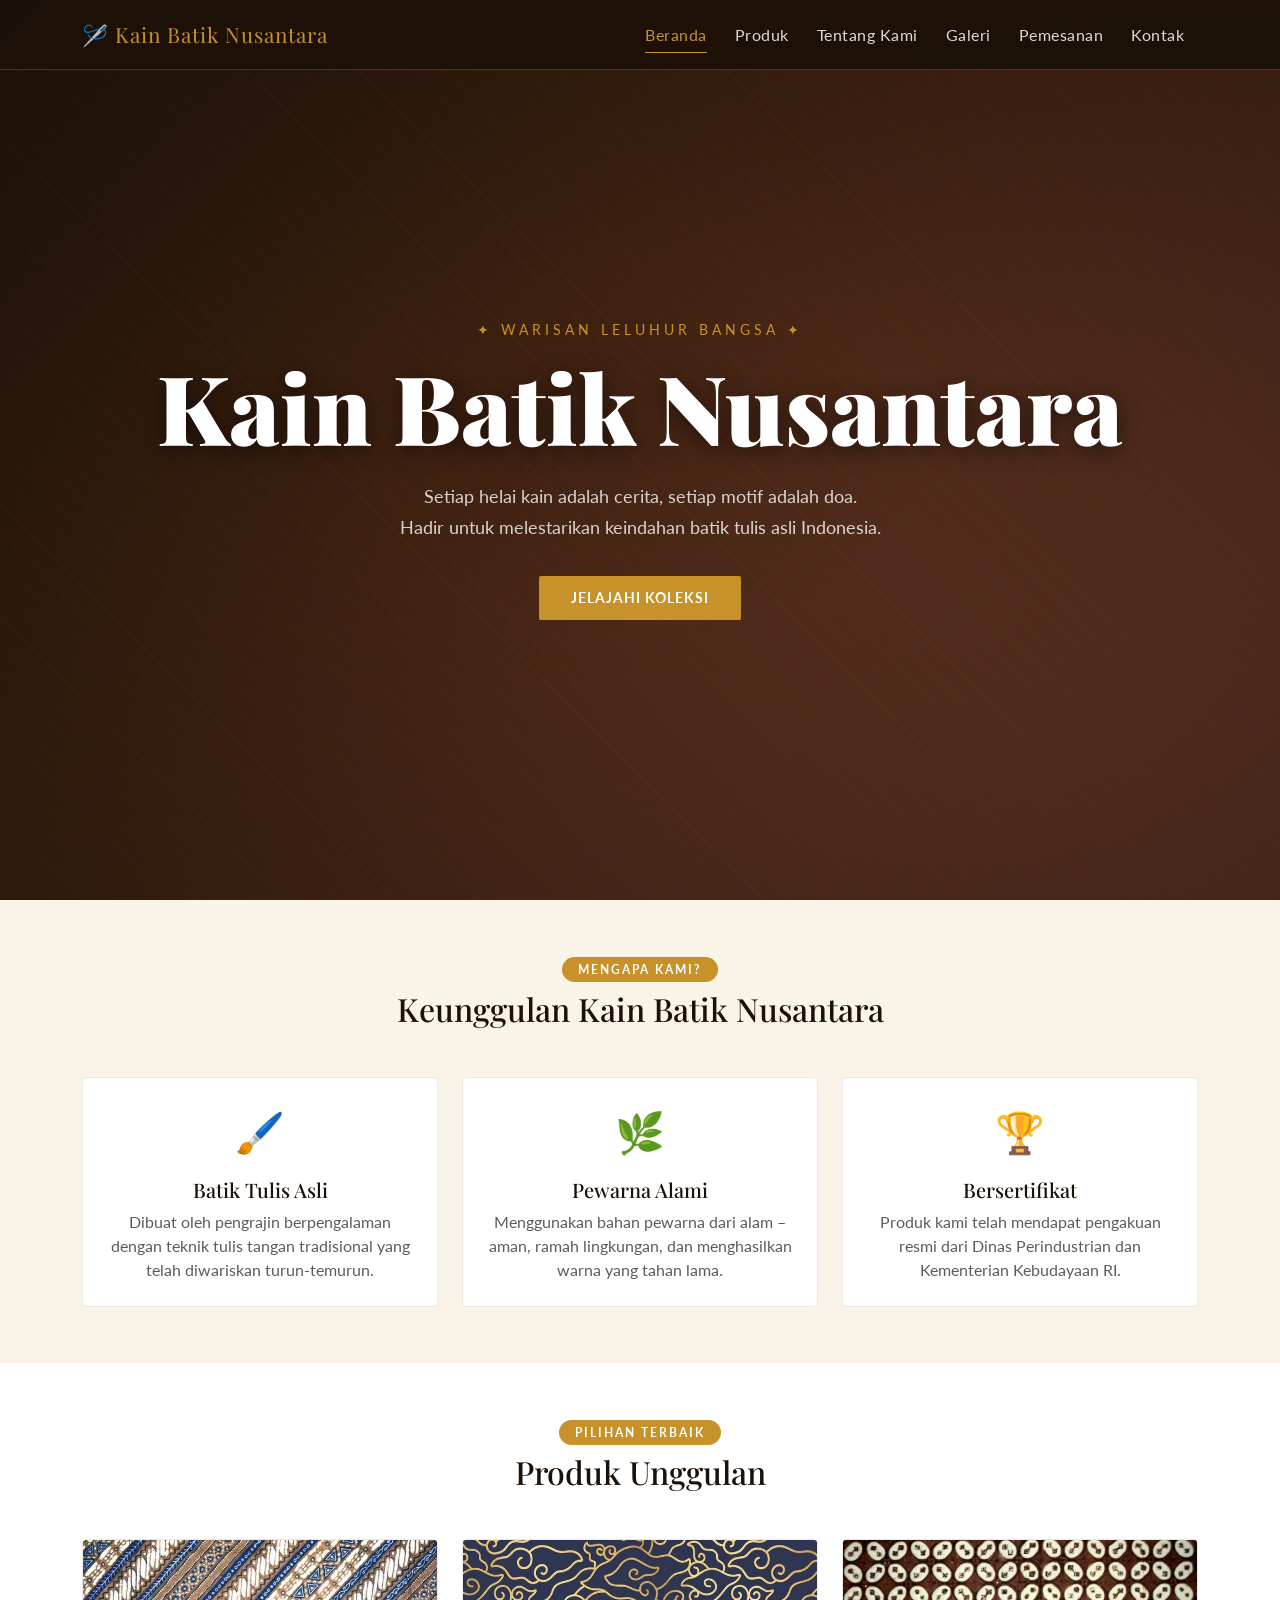
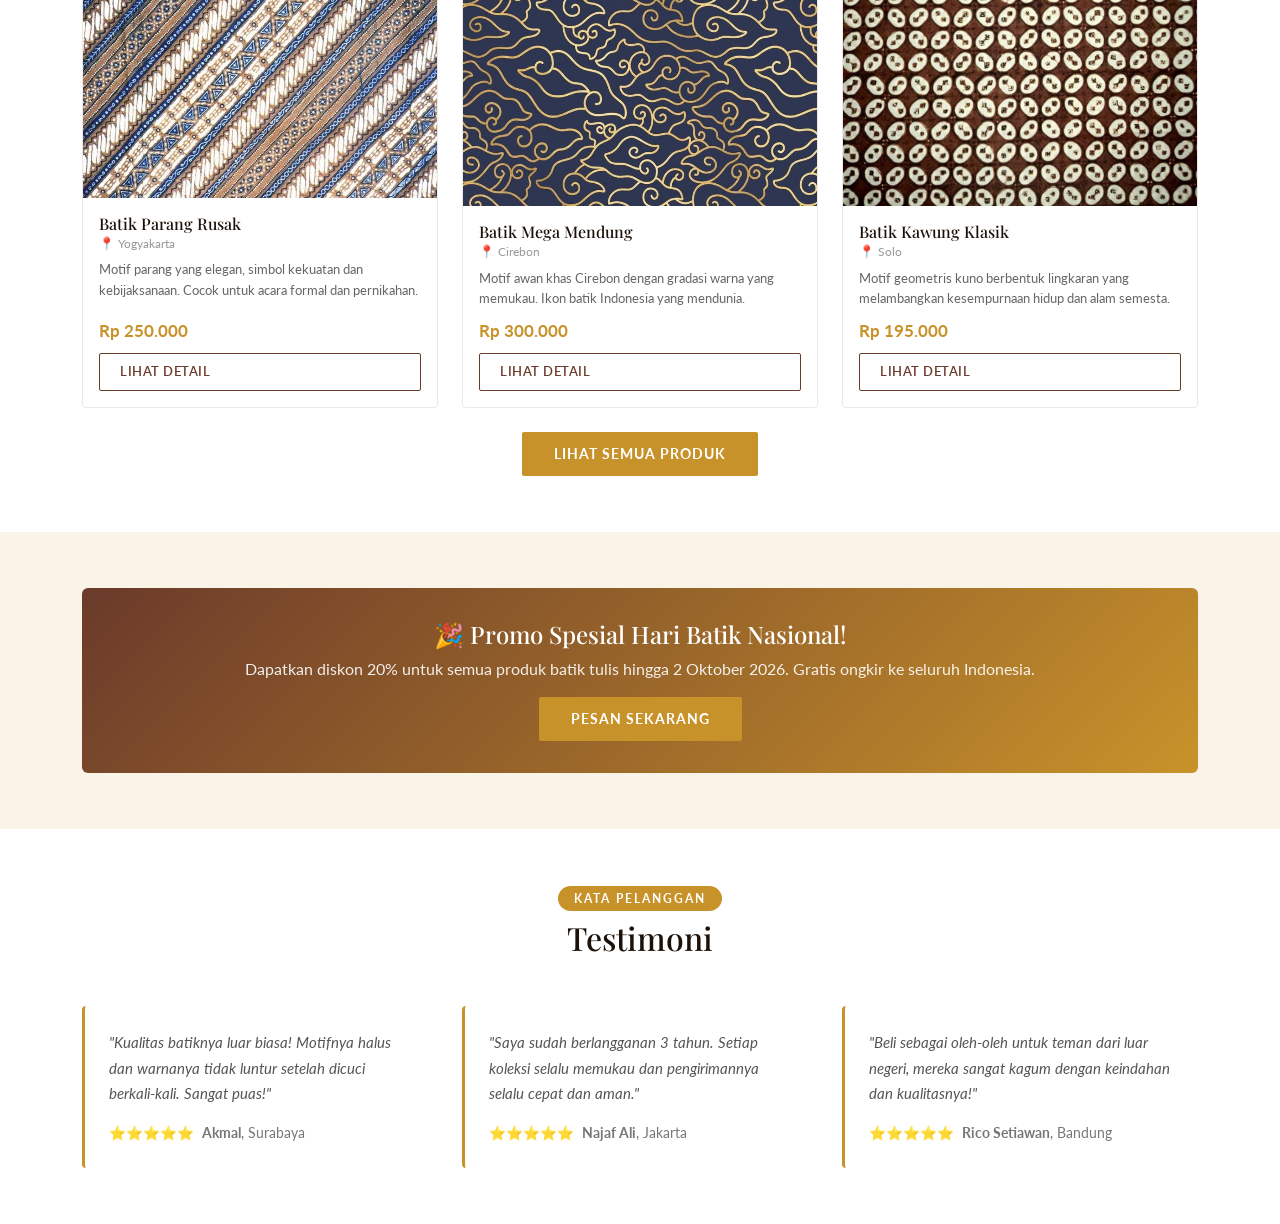
<file: index.html>
<!DOCTYPE html>
<html lang="id">
<head>
  <meta charset="UTF-8"/>
  <meta name="viewport" content="width=device-width, initial-scale=1.0"/>
  <title>Kain Batik Nusantara – Beranda</title>
  <link href="https://cdn.jsdelivr.net/npm/bootstrap@5.3.2/dist/css/bootstrap.min.css" rel="stylesheet"/>
  <link href="https://fonts.googleapis.com/css2?family=Playfair+Display:wght@400;700;900&family=Lato:wght@300;400;700&display=swap" rel="stylesheet"/>
  <link href="style.css" rel="stylesheet"/>
</head>
<body>

  <!-- NAVBAR -->
<nav class="navbar navbar-expand-lg navbar-dark fixed-top" id="mainNav">
  <div class="container">
    <a class="navbar-brand" href="index.html"><span class="brand-logo">🪡 Kain Batik Nusantara</span></a>
    <button class="navbar-toggler" type="button" data-bs-toggle="collapse" data-bs-target="#navbarNav"><span class="navbar-toggler-icon"></span></button>
    <div class="collapse navbar-collapse" id="navbarNav">
      <ul class="navbar-nav ms-auto">
        <li class="nav-item"><a class="nav-link active" href="index.html">Beranda</a></li>
        <li class="nav-item"><a class="nav-link" href="produk.html">Produk</a></li>
        <li class="nav-item"><a class="nav-link" href="tentang.html">Tentang Kami</a></li>
        <li class="nav-item"><a class="nav-link" href="galeri.html">Galeri</a></li>
        <li class="nav-item"><a class="nav-link" href="pemesanan.html">Pemesanan</a></li>
        <li class="nav-item"><a class="nav-link" href="kontak.html">Kontak</a></li>
      </ul>
    </div>
  </div>
</nav>

<!-- HERO -->
<section class="hero-section">
  <div class="hero-content">
    <span class="hero-sub">✦ Warisan Leluhur Bangsa ✦</span>
    <h1 class="hero-title">Kain Batik Nusantara</h1>
    <p class="hero-desc">Setiap helai kain adalah cerita, setiap motif adalah doa.<br>Hadir untuk melestarikan keindahan batik tulis asli Indonesia.</p>
    <a href="produk.html" class="btn-batik">Jelajahi Koleksi</a>
  </div>
</section>

<!-- KEUNGGULAN -->
<section class="py-5 bg-cream">
  <div class="container">
    <div class="text-center mb-5">
      <span class="section-badge">Mengapa Kami?</span>
      <h2 class="mt-2">Keunggulan Kain Batik Nusantara</h2>
    </div>
    <div class="row g-4">
      <div class="col-md-4">
        <div class="feature-card text-center">
          <div class="feature-icon">🖌️</div>
          <h5 class="mt-3">Batik Tulis Asli</h5>
          <p class="text-muted mt-2 mb-0">Dibuat oleh pengrajin berpengalaman dengan teknik tulis tangan tradisional yang telah diwariskan turun-temurun.</p>
        </div>
      </div>
      <div class="col-md-4">
        <div class="feature-card text-center">
          <div class="feature-icon">🌿</div>
          <h5 class="mt-3">Pewarna Alami</h5>
          <p class="text-muted mt-2 mb-0">Menggunakan bahan pewarna dari alam – aman, ramah lingkungan, dan menghasilkan warna yang tahan lama.</p>
        </div>
      </div>
      <div class="col-md-4">
        <div class="feature-card text-center">
          <div class="feature-icon">🏆</div>
          <h5 class="mt-3">Bersertifikat</h5>
          <p class="text-muted mt-2 mb-0">Produk kami telah mendapat pengakuan resmi dari Dinas Perindustrian dan Kementerian Kebudayaan RI.</p>
        </div>
      </div>
    </div>
  </div>
</section>

<!-- PRODUK UNGGULAN -->
<section class="py-5">
  <div class="container">
    <div class="text-center mb-5">
      <span class="section-badge">Pilihan Terbaik</span>
      <h2 class="mt-2">Produk Unggulan</h2>
    </div>
    <div class="row g-4">
      <div class="col-md-4">
        <div class="product-card">
          <img src="1.jpg" class="img-fluid" alt="1.jpg">
          <div class="product-body">
            <h6 class="product-name">Batik Parang Rusak</h6>
            <p class="product-origin">📍 Yogyakarta</p>
            <p class="product-desc">Motif parang yang elegan, simbol kekuatan dan kebijaksanaan. Cocok untuk acara formal dan pernikahan.</p>
            <p class="product-price">Rp 250.000</p>
            <a href="produk.html" class="btn-outline-batik">Lihat Detail</a>
          </div>
        </div>
      </div>
      <div class="col-md-4">
        <div class="product-card">
          <img src="2.jpg" class="img-fluid" alt="2.jpg">
          <div class="product-body">
            <h6 class="product-name">Batik Mega Mendung</h6>
            <p class="product-origin">📍 Cirebon</p>
            <p class="product-desc">Motif awan khas Cirebon dengan gradasi warna yang memukau. Ikon batik Indonesia yang mendunia.</p>
            <p class="product-price">Rp 300.000</p>
            <a href="produk.html" class="btn-outline-batik">Lihat Detail</a>
          </div>
        </div>
      </div>
      <div class="col-md-4">
        <div class="product-card">
          <img src="3.jpg" class="img-fluid" alt="3.jpg">
          <div class="product-body">
            <h6 class="product-name">Batik Kawung Klasik</h6>
            <p class="product-origin">📍 Solo</p>
            <p class="product-desc">Motif geometris kuno berbentuk lingkaran yang melambangkan kesempurnaan hidup dan alam semesta.</p>
            <p class="product-price">Rp 195.000</p>
            <a href="produk.html" class="btn-outline-batik">Lihat Detail</a>
          </div>
        </div>
      </div>
    </div>
    <div class="text-center mt-4">
      <a href="produk.html" class="btn-batik">Lihat Semua Produk</a>
    </div>
  </div>
</section>

<!-- PROMO BANNER -->
<section class="py-5 bg-cream">
  <div class="container">
    <div class="promo-banner">
      <h4>🎉 Promo Spesial Hari Batik Nasional!</h4>
      <p>Dapatkan diskon 20% untuk semua produk batik tulis hingga 2 Oktober 2026. Gratis ongkir ke seluruh Indonesia.</p>
      <a href="pemesanan.html" class="btn-batik">Pesan Sekarang</a>
    </div>
  </div>
</section>

<!-- TESTIMONI -->
<section class="py-5">
  <div class="container">
    <div class="text-center mb-5">
      <span class="section-badge">Kata Pelanggan</span>
      <h2 class="mt-2">Testimoni</h2>
    </div>
    <div class="row g-4">
      <div class="col-md-4">
        <div class="testi-card">
          <p class="testi-text">"Kualitas batiknya luar biasa! Motifnya halus dan warnanya tidak luntur setelah dicuci berkali-kali. Sangat puas!"</p>
          <div class="testi-author">⭐⭐⭐⭐⭐ &nbsp;<strong>Akmal</strong>, Surabaya</div>
        </div>
      </div>
      <div class="col-md-4">
        <div class="testi-card">
          <p class="testi-text">"Saya sudah berlangganan 3 tahun. Setiap koleksi selalu memukau dan pengirimannya selalu cepat dan aman."</p>
          <div class="testi-author">⭐⭐⭐⭐⭐ &nbsp;<strong>Najaf Ali</strong>, Jakarta</div>
        </div>
      </div>
      <div class="col-md-4">
        <div class="testi-card">
          <p class="testi-text">"Beli sebagai oleh-oleh untuk teman dari luar negeri, mereka sangat kagum dengan keindahan dan kualitasnya!"</p>
          <div class="testi-author">⭐⭐⭐⭐⭐ &nbsp;<strong>Rico Setiawan</strong>, Bandung</div>
        </div>
      </div>
    </div>
  </div>
</section>


<script src="https://cdn.jsdelivr.net/npm/bootstrap@5.3.2/dist/js/bootstrap.bundle.min.js"></script>
</body>
</html>
</file>
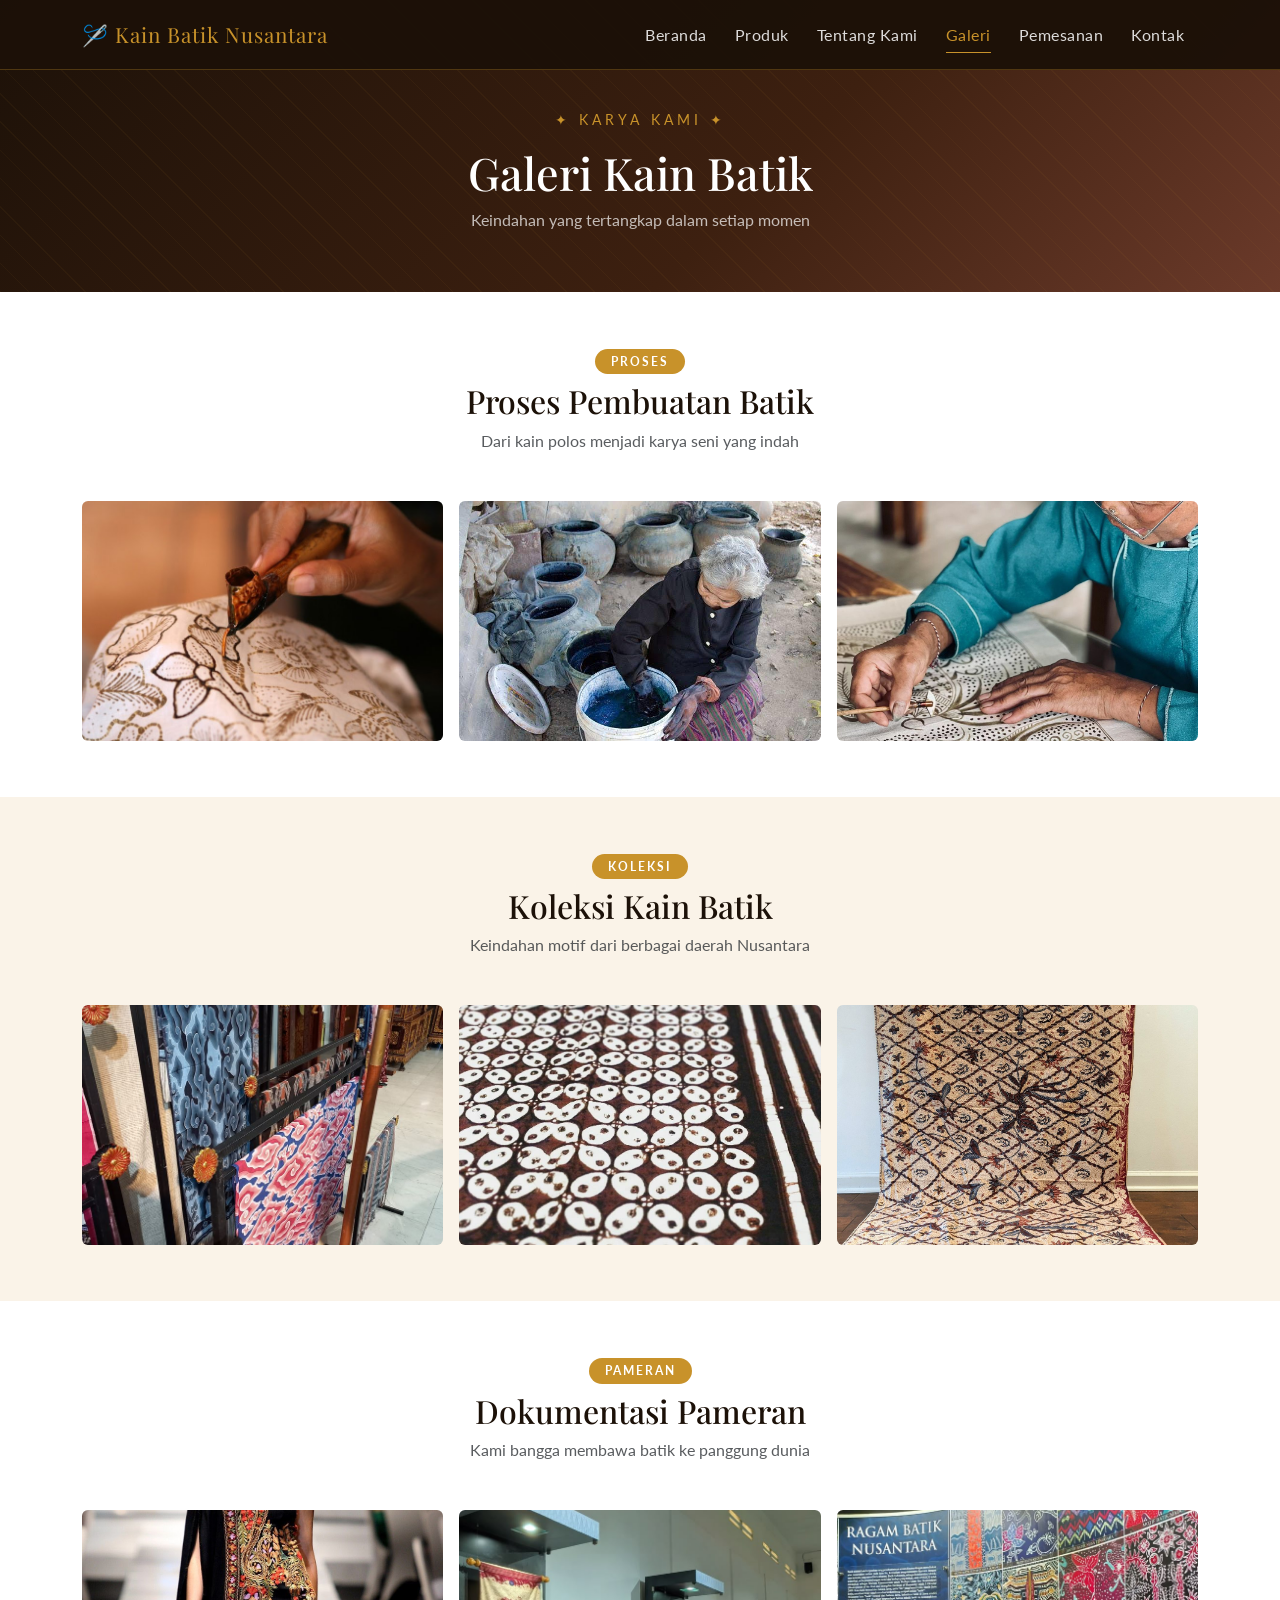
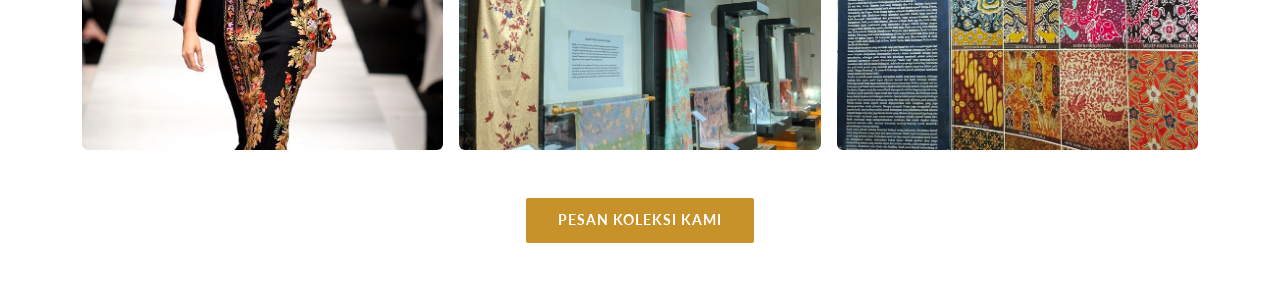
<file: galeri.html>
<!DOCTYPE html>
<html lang="id">
<head>
  <meta charset="UTF-8"/>
  <meta name="viewport" content="width=device-width, initial-scale=1.0"/>
  <title>Galeri – Batik Nusantara</title>
  <link href="https://cdn.jsdelivr.net/npm/bootstrap@5.3.2/dist/css/bootstrap.min.css" rel="stylesheet"/>
  <link href="https://fonts.googleapis.com/css2?family=Playfair+Display:wght@400;700;900&family=Lato:wght@300;400;700&display=swap" rel="stylesheet"/>
  <link href="style.css" rel="stylesheet"/>
  <style>
    .gallery-grid {
      display: grid;
      grid-template-columns: repeat(3, 1fr);
      gap: 1rem;
    }
    @media (max-width: 768px) { .gallery-grid { grid-template-columns: repeat(2, 1fr); } }
    @media (max-width: 480px) { .gallery-grid { grid-template-columns: 1fr; } }

    .gallery-item {
      border-radius: 6px;
      overflow: hidden;
      position: relative;
      transition: transform 0.3s, box-shadow 0.3s;
      display: block;
      height: 240px;       
    }
    .gallery-item:hover {
      transform: scale(1.03);
      box-shadow: 0 12px 32px rgba(107,58,42,0.25);
      z-index: 2;
    }


    .gallery-photo {
      width: 100%;
      height: 100%;          
      object-fit: cover;     
      object-position: center;
      display: block;
      transition: transform 0.4s ease;
    }
    .gallery-item:hover .gallery-photo {
      transform: scale(1.08);
    }

    .gallery-caption {
      position: absolute;
      bottom: 0; left: 0; right: 0;
      background: linear-gradient(to top, rgba(28,17,8,0.88) 0%, rgba(28,17,8,0.3) 70%, transparent 100%);
      color: #fff;
      padding: 2rem 0.85rem 0.75rem;
      font-family: 'Playfair Display', serif;
      font-size: 0.88rem;
      font-weight: 700;
      text-align: center;
      line-height: 1.4;
      opacity: 0;
      transition: opacity 0.3s;
    }
    .gallery-item:hover .gallery-caption { opacity: 1; }

    .gallery-zoom {
      position: absolute;
      top: 10px; right: 10px;
      background: rgba(200,146,42,0.88);
      color: #fff;
      width: 32px; height: 32px;
      border-radius: 50%;
      display: flex; align-items: center; justify-content: center;
      font-size: 0.9rem;
      opacity: 0;
      transition: opacity 0.3s;
    }
    .gallery-item:hover .gallery-zoom { opacity: 1; }
  </style>
</head>
<body>

<!-- NAVBAR -->
<nav class="navbar navbar-expand-lg navbar-dark fixed-top" id="mainNav">
  <div class="container">
    <a class="navbar-brand" href="index.html"><span class="brand-logo">🪡 Kain Batik Nusantara</span></a>
    <button class="navbar-toggler" type="button" data-bs-toggle="collapse" data-bs-target="#navbarNav"><span class="navbar-toggler-icon"></span></button>
    <div class="collapse navbar-collapse" id="navbarNav">
      <ul class="navbar-nav ms-auto">
        <li class="nav-item"><a class="nav-link" href="index.html">Beranda</a></li>
        <li class="nav-item"><a class="nav-link" href="produk.html">Produk</a></li>
        <li class="nav-item"><a class="nav-link" href="tentang.html">Tentang Kami</a></li>
        <li class="nav-item"><a class="nav-link active" href="galeri.html">Galeri</a></li>
        <li class="nav-item"><a class="nav-link" href="pemesanan.html">Pemesanan</a></li>
        <li class="nav-item"><a class="nav-link" href="kontak.html">Kontak</a></li>
      </ul>
    </div>
  </div>
</nav>

<div class="page-hero">
  <div class="page-hero-content">
    <span class="hero-sub">✦ Karya Kami ✦</span>
    <h1>Galeri Kain Batik</h1>
    <p>Keindahan yang tertangkap dalam setiap momen</p>
  </div>
</div>

<!-- ===== PROSES PEMBUATAN ===== -->
<section class="py-5">
  <div class="container">
    <div class="text-center mb-5">
      <span class="section-badge">Proses</span>
      <h2 class="mt-2">Proses Pembuatan Batik</h2>
      <p class="text-muted mt-1">Dari kain polos menjadi karya seni yang indah</p>
    </div>
    <div class="gallery-grid">

      <!-- 1 Proses Tulis Motif Parang -->
      <div class="gallery-item">
        <img class="gallery-photo"
          src="8.jpg"
          alt="Proses Tulis Motif Parang"
          onerror="this.onerror=null;this.src='8.jpg';">
        <div class="gallery-caption">🖌️ Proses Tulis Motif Parang</div>
        <div class="gallery-zoom">🔍</div>
      </div>

      <!-- 2 Pewarnaan Alami Indigo -->
      <div class="gallery-item">
        <img class="gallery-photo"
          src="9.jpg"
          alt="Pewarnaan Alami Indigo"
          onerror="this.onerror=null;this.src='9.jpg';">
        <div class="gallery-caption">🌿 Pewarnaan Alami Indigo</div>
        <div class="gallery-zoom">🔍</div>
      </div>

      <!-- 3 Proses Malam & Canting -->
      <div class="gallery-item">
        <img class="gallery-photo"
          src="10.jpg"
          alt="Proses Malam dan Canting"
          onerror="this.onerror=null;this.src='10.jpg';">
        <div class="gallery-caption">🕯️ Proses Malam & Canting</div>
        <div class="gallery-zoom">🔍</div>
      </div>

    </div>
  </div>
</section>

<!-- ===== KOLEKSI KAIN ===== -->
<section class="py-5 bg-cream">
  <div class="container">
    <div class="text-center mb-5">
      <span class="section-badge">Koleksi</span>
      <h2 class="mt-2">Koleksi Kain Batik</h2>
      <p class="text-muted mt-1">Keindahan motif dari berbagai daerah Nusantara</p>
    </div>
    <div class="gallery-grid">

      <!-- Mega Mendung -->
      <div class="gallery-item">
        <img class="gallery-photo"
          src="11.jpg"
          alt="Batik Mega Mendung Cirebon"
          onerror="this.onerror=null;this.src='11.jpg';">
        <div class="gallery-caption">☁️ Batik Mega Mendung – Cirebon</div>
        <div class="gallery-zoom">🔍</div>
      </div>

      <!-- Kawung -->
      <div class="gallery-item">
        <img class="gallery-photo"
          src="12.jpg"
          alt="Batik Kawung Solo"
          onerror="this.onerror=null;this.src='12.jpg';">
        <div class="gallery-caption">🌸 Batik Kawung – Solo</div>
        <div class="gallery-zoom">🔍</div>
      </div>

      <!-- Sido Mukti -->
      <div class="gallery-item">
        <img class="gallery-photo"
          src="13.jpg"
          alt="Batik Sido Mukti Solo"
          onerror="this.onerror=null;this.src='13.jpg';">
        <div class="gallery-caption">🌾 Batik Sido Mukti – Solo</div>
        <div class="gallery-zoom">🔍</div>
      </div>

    </div>
  </div>
</section>

<!-- ===== PAMERAN ===== -->
<section class="py-5">
  <div class="container">
    <div class="text-center mb-5">
      <span class="section-badge">Pameran</span>
      <h2 class="mt-2">Dokumentasi Pameran</h2>
      <p class="text-muted mt-1">Kami bangga membawa batik ke panggung dunia</p>
    </div>
    <div class="gallery-grid">

      <!-- Fashion Show -->
      <div class="gallery-item">
        <img class="gallery-photo"
          src="14.jpg"
          alt="Fashion Show Batik 2024"
          onerror="this.onerror=null;this.src='14.jpg';">
        <div class="gallery-caption">👗 Fashion Show Batik 2024</div>
        <div class="gallery-zoom">🔍</div>
      </div>

      <!-- Pameran Amsterdam -->
      <div class="gallery-item">
        <img class="gallery-photo"
          src="15.jpg"
          alt="Pameran Amsterdam 2023"
          onerror="this.onerror=null;this.src='15.jpg';">
        <div class="gallery-caption">✈️ Pameran Amsterdam 2023</div>
        <div class="gallery-zoom">🔍</div>
      </div>

      <!-- Pameran Nasional Jakarta -->
      <div class="gallery-item">
        <img class="gallery-photo"
          src="16.jpg"
          alt="Pameran Nasional Jakarta 2024"
          onerror="this.onerror=null;this.src='16.jpg';">
        <div class="gallery-caption">🏆 Pameran Nasional Jakarta 2024</div>
        <div class="gallery-zoom">🔍</div>
      </div>

    </div>
    <div class="text-center mt-5">
      <a href="pemesanan.html" class="btn-batik">Pesan Koleksi Kami</a>
    </div>
  </div>
</section>
</file>
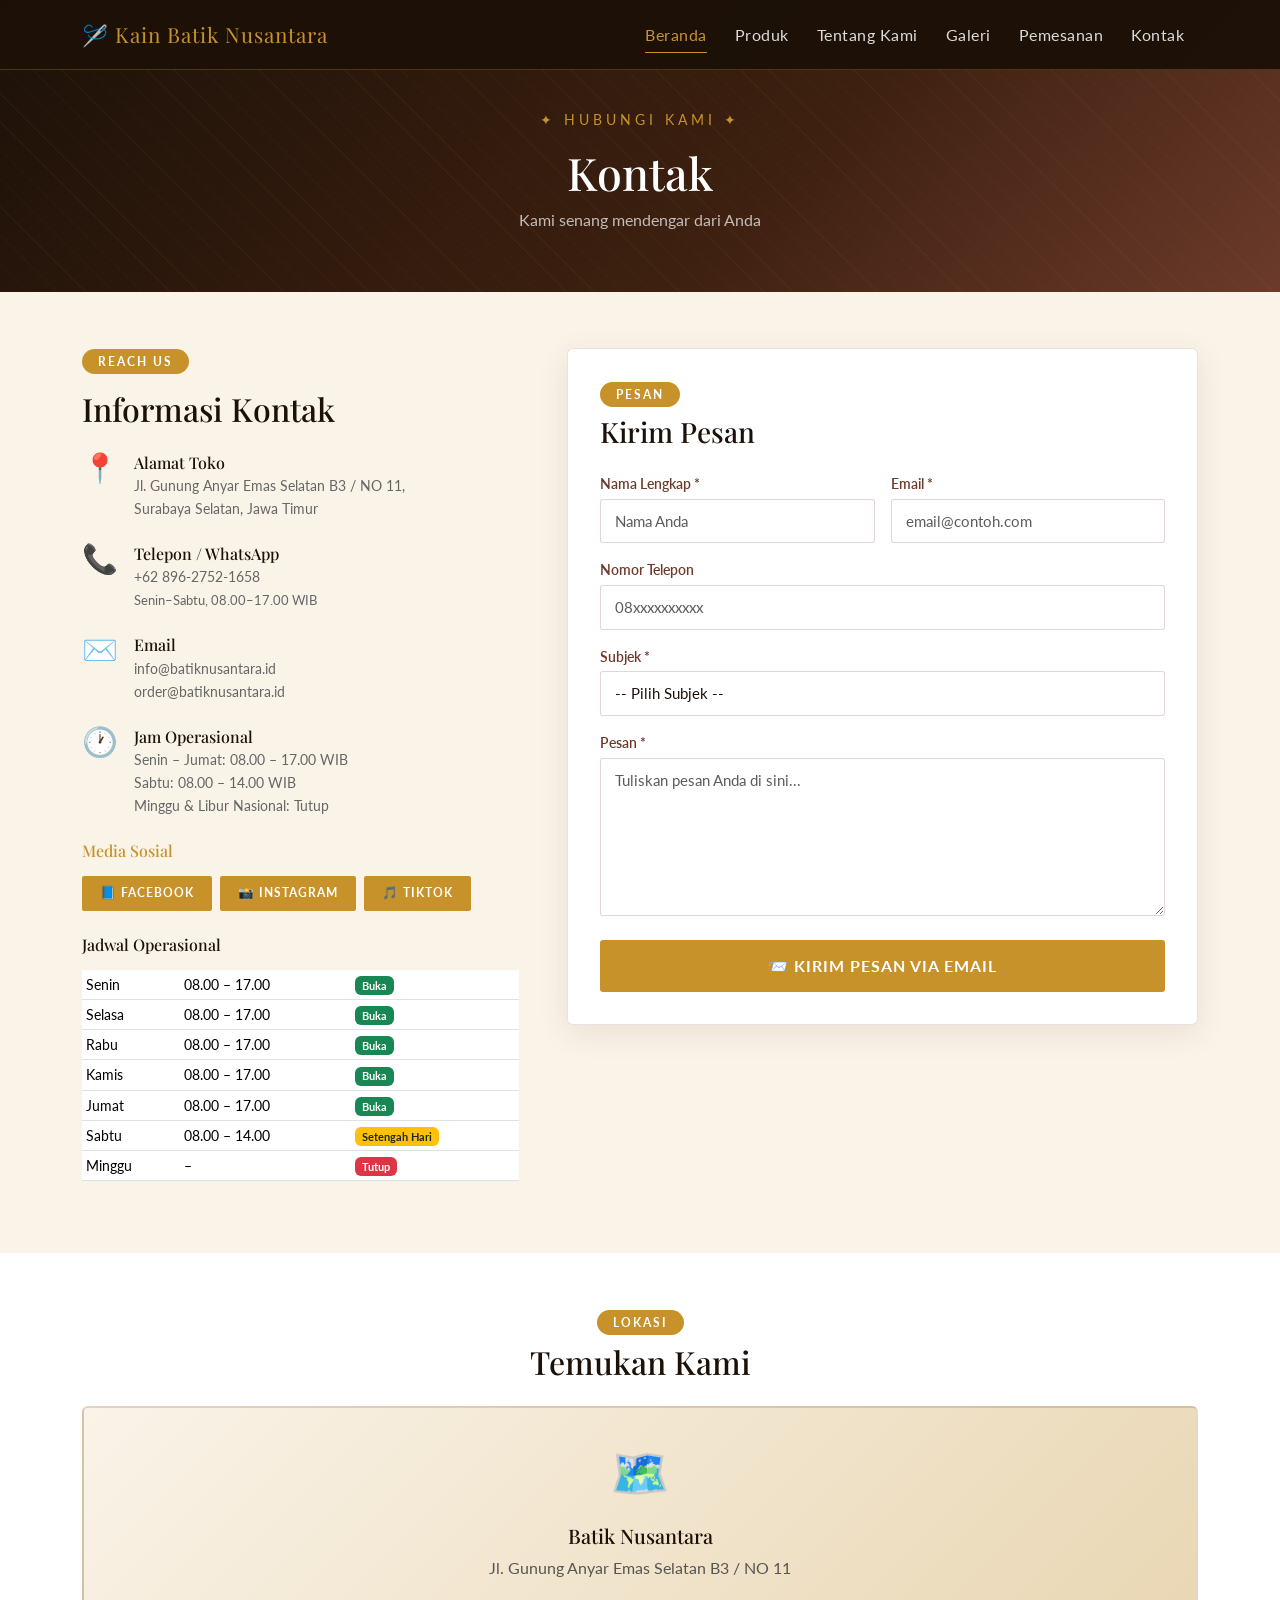
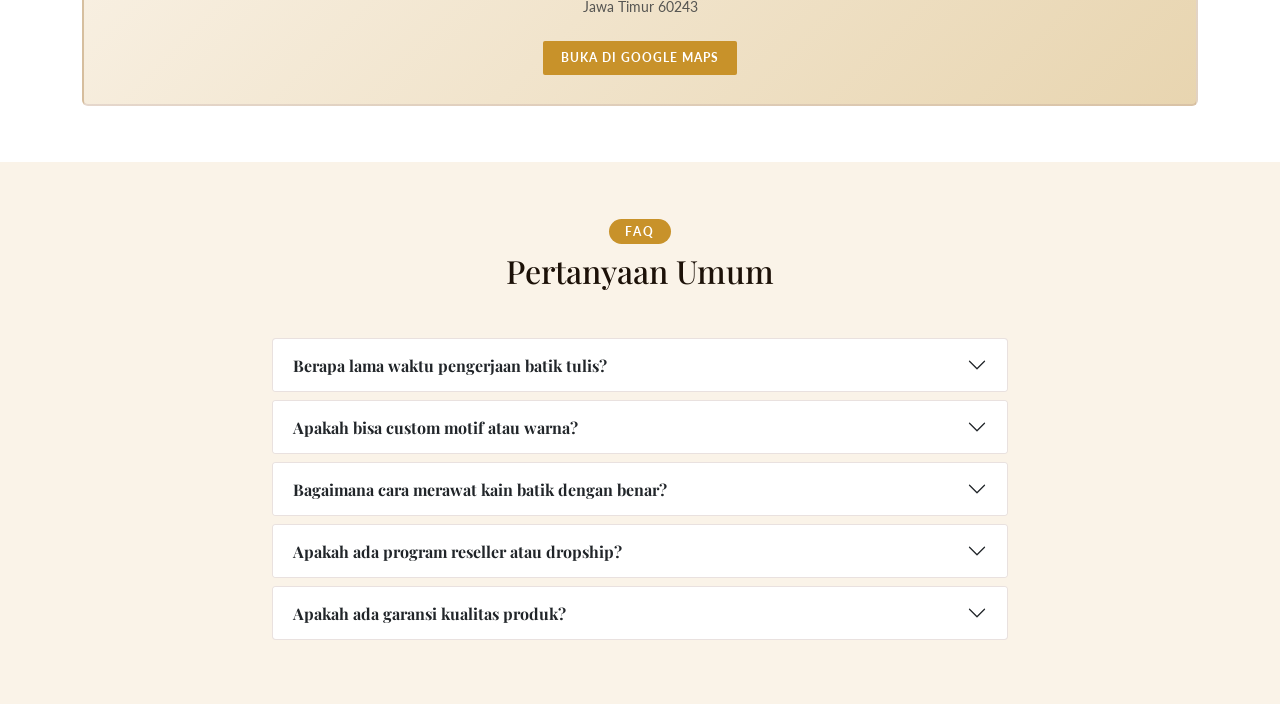
<file: kontak.html>
<!DOCTYPE html>
<html lang="id">
<head>
  <meta charset="UTF-8"/>
  <meta name="viewport" content="width=device-width, initial-scale=1.0"/>
  <title>Kontak – Batik Nusantara</title>
  <link href="https://cdn.jsdelivr.net/npm/bootstrap@5.3.2/dist/css/bootstrap.min.css" rel="stylesheet"/>
  <link href="https://fonts.googleapis.com/css2?family=Playfair+Display:wght@400;700;900&family=Lato:wght@300;400;700&display=swap" rel="stylesheet"/>
  <link href="style.css" rel="stylesheet"/>
</head>
<body>

  <!-- NAVBAR -->
<nav class="navbar navbar-expand-lg navbar-dark fixed-top" id="mainNav">
  <div class="container">
    <a class="navbar-brand" href="index.html"><span class="brand-logo">🪡 Kain Batik Nusantara</span></a>
    <button class="navbar-toggler" type="button" data-bs-toggle="collapse" data-bs-target="#navbarNav"><span class="navbar-toggler-icon"></span></button>
    <div class="collapse navbar-collapse" id="navbarNav">
      <ul class="navbar-nav ms-auto">
        <li class="nav-item"><a class="nav-link active" href="index.html">Beranda</a></li>
        <li class="nav-item"><a class="nav-link" href="produk.html">Produk</a></li>
        <li class="nav-item"><a class="nav-link" href="tentang.html">Tentang Kami</a></li>
        <li class="nav-item"><a class="nav-link" href="galeri.html">Galeri</a></li>
        <li class="nav-item"><a class="nav-link" href="pemesanan.html">Pemesanan</a></li>
        <li class="nav-item"><a class="nav-link" href="kontak.html">Kontak</a></li>
      </ul>
    </div>
  </div>
</nav>

<div class="page-hero">
  <div class="page-hero-content">
    <span class="hero-sub">✦ Hubungi Kami ✦</span>
    <h1>Kontak</h1>
    <p>Kami senang mendengar dari Anda</p>
  </div>
</div>

<section class="py-5 bg-cream">
  <div class="container">
    <div class="row g-5">
      <!-- INFO KONTAK -->
      <div class="col-md-5">
        <span class="section-badge">Reach Us</span>
        <h2 class="mt-3 mb-4">Informasi Kontak</h2>

        <div class="contact-row">
          <div class="contact-icon">📍</div>
          <div>
            <h6>Alamat Toko</h6>
            <p>Jl. Gunung Anyar Emas Selatan B3 / NO 11,<br>Surabaya Selatan, Jawa Timur</p>
          </div>
        </div>
        <div class="contact-row">
          <div class="contact-icon">📞</div>
          <div>
            <h6>Telepon / WhatsApp</h6>
            <p>+62 896-2752-1658<br><small>Senin–Sabtu, 08.00–17.00 WIB</small></p>
          </div>
        </div>
        <div class="contact-row">
          <div class="contact-icon">✉️</div>
          <div>
            <h6>Email</h6>
            <p>info@batiknusantara.id<br>order@batiknusantara.id</p>
          </div>
        </div>
        <div class="contact-row">
          <div class="contact-icon">🕐</div>
          <div>
            <h6>Jam Operasional</h6>
            <p>Senin – Jumat: 08.00 – 17.00 WIB<br>Sabtu: 08.00 – 14.00 WIB<br>Minggu &amp; Libur Nasional: Tutup</p>
          </div>
        </div>

        <h6 class="mt-4 mb-3" style="font-family:'Playfair Display',serif;color:var(--batik-gold);">Media Sosial</h6>
        <div class="d-flex gap-2 flex-wrap">
          <a href="#" class="btn-batik btn-sm">📘 Facebook</a>
          <a href="#" class="btn-batik btn-sm">📸 Instagram</a>
          <a href="#" class="btn-batik btn-sm">🎵 TikTok</a>
        </div>

        <!-- Jam Operasional Tabel -->
        <div class="mt-4">
          <h6 style="font-family:'Playfair Display',serif;" class="mb-3">Jadwal Operasional</h6>
          <table class="table table-sm" style="font-size:0.88rem;">
            <tbody>
              <tr><td>Senin</td><td>08.00 – 17.00</td><td><span class="badge bg-success" style="font-size:0.7rem;">Buka</span></td></tr>
              <tr><td>Selasa</td><td>08.00 – 17.00</td><td><span class="badge bg-success" style="font-size:0.7rem;">Buka</span></td></tr>
              <tr><td>Rabu</td><td>08.00 – 17.00</td><td><span class="badge bg-success" style="font-size:0.7rem;">Buka</span></td></tr>
              <tr><td>Kamis</td><td>08.00 – 17.00</td><td><span class="badge bg-success" style="font-size:0.7rem;">Buka</span></td></tr>
              <tr><td>Jumat</td><td>08.00 – 17.00</td><td><span class="badge bg-success" style="font-size:0.7rem;">Buka</span></td></tr>
              <tr><td>Sabtu</td><td>08.00 – 14.00</td><td><span class="badge bg-warning text-dark" style="font-size:0.7rem;">Setengah Hari</span></td></tr>
              <tr><td>Minggu</td><td>–</td><td><span class="badge bg-danger" style="font-size:0.7rem;">Tutup</span></td></tr>
            </tbody>
          </table>
        </div>
      </div>

      <!-- FORM KONTAK -->
      <div class="col-md-7">
        <div class="form-card">
          <span class="section-badge">Pesan</span>
          <h3 class="mt-2 mb-4">Kirim Pesan</h3>
          <form action="mailto:info@batiknusantara.id" method="GET" enctype="text/plain">
            <div class="row g-0">
              <div class="col-md-6 pe-md-2">
                <label class="form-label" for="kNama">Nama Lengkap *</label>
                <input type="text" class="form-control" id="kNama" name="Nama" placeholder="Nama Anda" required/>
              </div>
              <div class="col-md-6 ps-md-2">
                <label class="form-label" for="kEmail">Email *</label>
                <input type="email" class="form-control" id="kEmail" name="Email" placeholder="email@contoh.com" required/>
              </div>
              <div class="col-12">
                <label class="form-label" for="kTelp">Nomor Telepon</label>
                <input type="tel" class="form-control" id="kTelp" name="Telepon" placeholder="08xxxxxxxxxx"/>
              </div>
              <div class="col-12">
                <label class="form-label" for="kSubjek">Subjek *</label>
                <select class="form-select" id="kSubjek" name="Subjek" required>
                  <option value="" disabled selected>-- Pilih Subjek --</option>
                  <option>Pertanyaan Produk</option>
                  <option>Informasi Harga</option>
                  <option>Kerjasama / Reseller</option>
                  <option>Keluhan / Feedback</option>
                  <option>Pemesanan Custom</option>
                  <option>Lainnya</option>
                </select>
              </div>
              <div class="col-12">
                <label class="form-label" for="kPesan">Pesan *</label>
                <textarea class="form-control" id="kPesan" name="Pesan" rows="6" placeholder="Tuliskan pesan Anda di sini..." required></textarea>
              </div>
              <div class="col-12 mt-2">
                <button type="submit" class="btn-batik w-100" style="padding:14px;font-size:1rem;border-radius:3px;cursor:pointer;">
                  📨 Kirim Pesan via Email
                </button>
              </div>
            </div>
          </form>
        </div>
      </div>
    </div>
  </div>
</section>

<!-- PETA -->
<section class="py-5">
  <div class="container">
    <div class="text-center mb-4">
      <span class="section-badge">Lokasi</span>
      <h2 class="mt-2">Temukan Kami</h2>
    </div>
    <div class="map-placeholder">
      <div>
        <div style="font-size:3rem;">🗺️</div>
        <h5 class="mt-3" style="font-family:'Playfair Display',serif;">Batik Nusantara</h5>
        <p class="text-muted">Jl. Gunung Anyar Emas Selatan B3 / NO 11</p>
        <p class="text-muted small">Jawa Timur 60243</p>
        <a href="https://maps.app.goo.gl/ReMN1GQvML3VC1aA6" target="_blank" class="btn-batik btn-sm mt-2">
          Buka di Google Maps
        </a>
      </div>
    </div>
  </div>
</section>

<!-- FAQ -->
<section class="py-5 bg-cream">
  <div class="container">
    <div class="text-center mb-5">
      <span class="section-badge">FAQ</span>
      <h2 class="mt-2">Pertanyaan Umum</h2>
    </div>
    <div class="row justify-content-center">
      <div class="col-md-8">
        <div class="accordion" id="faqAccordion">
          <div class="accordion-item border mb-2">
            <h2 class="accordion-header">
              <button class="accordion-button collapsed fw-bold" type="button" data-bs-toggle="collapse" data-bs-target="#faq1">
                Berapa lama waktu pengerjaan batik tulis?
              </button>
            </h2>
            <div id="faq1" class="accordion-collapse collapse" data-bs-parent="#faqAccordion">
              <div class="accordion-body text-muted">Batik tulis memerlukan waktu 2–4 minggu tergantung kerumitan motif dan jumlah pesanan. Batik cap bisa selesai dalam 3–7 hari kerja, dan batik print 1–3 hari kerja.</div>
            </div>
          </div>
          <div class="accordion-item border mb-2">
            <h2 class="accordion-header">
              <button class="accordion-button collapsed fw-bold" type="button" data-bs-toggle="collapse" data-bs-target="#faq2">
                Apakah bisa custom motif atau warna?
              </button>
            </h2>
            <div id="faq2" class="accordion-collapse collapse" data-bs-parent="#faqAccordion">
              <div class="accordion-body text-muted">Ya! Kami menerima pesanan custom motif dan warna untuk pembelian minimal 5 lembar. Silakan hubungi kami terlebih dahulu untuk konsultasi desain dan estimasi biaya.</div>
            </div>
          </div>
          <div class="accordion-item border mb-2">
            <h2 class="accordion-header">
              <button class="accordion-button collapsed fw-bold" type="button" data-bs-toggle="collapse" data-bs-target="#faq3">
                Bagaimana cara merawat kain batik dengan benar?
              </button>
            </h2>
            <div id="faq3" class="accordion-collapse collapse" data-bs-parent="#faqAccordion">
              <div class="accordion-body text-muted">Cuci dengan tangan menggunakan sabun khusus batik atau lerak. Hindari mesin cuci, pemutih, dan deterjen keras. Jemur terbalik di tempat teduh (bukan langsung matahari), dan setrika dari bagian dalam kain dengan suhu sedang.</div>
            </div>
          </div>
          <div class="accordion-item border mb-2">
            <h2 class="accordion-header">
              <button class="accordion-button collapsed fw-bold" type="button" data-bs-toggle="collapse" data-bs-target="#faq4">
                Apakah ada program reseller atau dropship?
              </button>
            </h2>
            <div id="faq4" class="accordion-collapse collapse" data-bs-parent="#faqAccordion">
              <div class="accordion-body text-muted">Ya! Kami memiliki program mitra reseller dengan diskon khusus 15–25% tergantung volume pembelian. Minimum pembelian reseller 10 lembar per bulan. Hubungi kami untuk mendaftar.</div>
            </div>
          </div>
          <div class="accordion-item border">
            <h2 class="accordion-header">
              <button class="accordion-button collapsed fw-bold" type="button" data-bs-toggle="collapse" data-bs-target="#faq5">
                Apakah ada garansi kualitas produk?
              </button>
            </h2>
            <div id="faq5" class="accordion-collapse collapse" data-bs-parent="#faqAccordion">
              <div class="accordion-body text-muted">Setiap produk kami melalui quality check yang ketat sebelum dikirim. Jika ada cacat produksi, kami siap mengganti atau memberikan refund penuh dalam 7 hari setelah produk diterima.</div>
            </div>
          </div>
        </div>
      </div>
    </div>
  </div>
</section>


<script src="https://cdn.jsdelivr.net/npm/bootstrap@5.3.2/dist/js/bootstrap.bundle.min.js"></script>
</body>
</html>
</file>
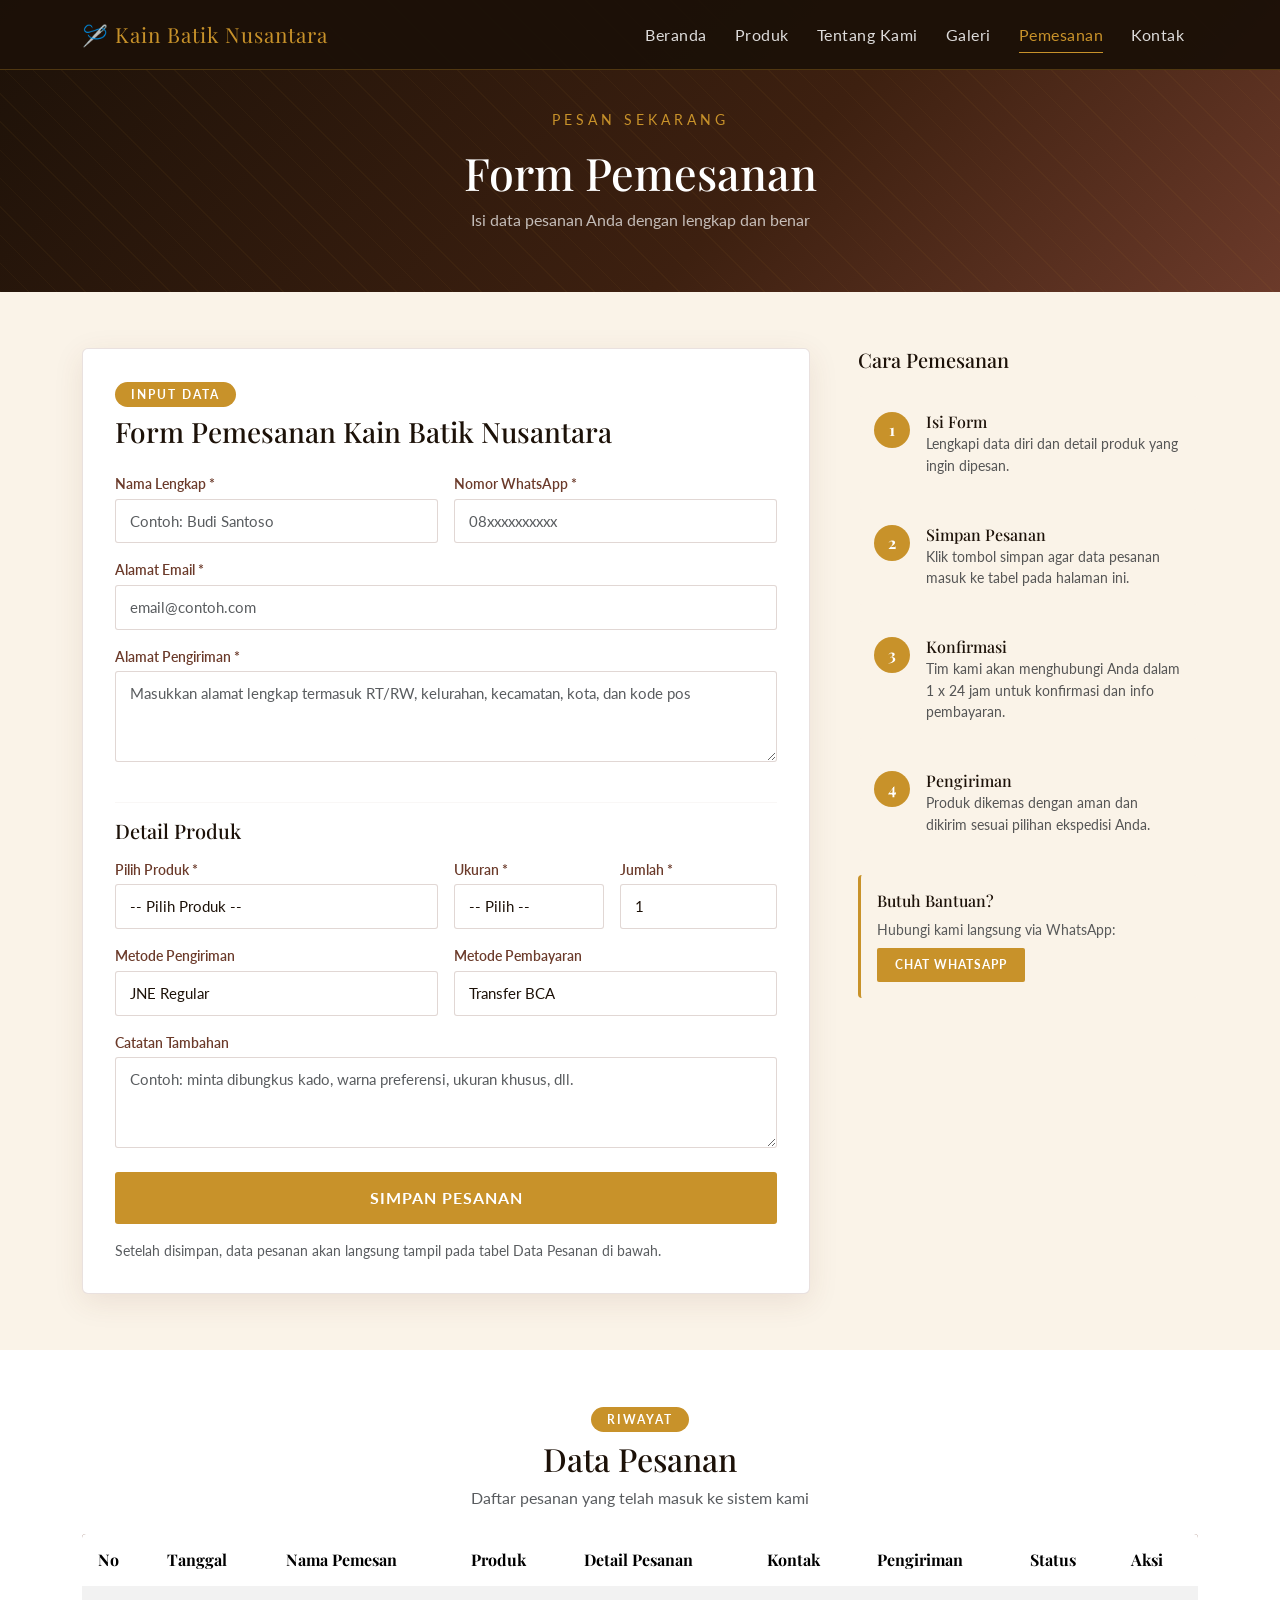
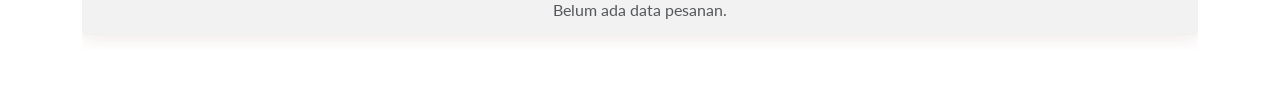
<file: pemesanan.html>
<!DOCTYPE html>
<html lang="id">
<head>
  <meta charset="UTF-8" />
  <meta name="viewport" content="width=device-width, initial-scale=1.0" />
  <title>Pemesanan - Batik Nusantara</title>
  <link href="https://cdn.jsdelivr.net/npm/bootstrap@5.3.2/dist/css/bootstrap.min.css" rel="stylesheet" />
  <link href="https://fonts.googleapis.com/css2?family=Playfair+Display:wght@400;700;900&family=Lato:wght@300;400;700&display=swap" rel="stylesheet" />
  <link href="style.css" rel="stylesheet" />
  <style>
    .info-step {
      display: flex;
      gap: 1rem;
      align-items: flex-start;
      padding: 1rem;
      background: var(--batik-cream);
      border-radius: 4px;
      margin-bottom: 1rem;
    }

    .step-num {
      width: 36px;
      height: 36px;
      background: var(--batik-gold);
      color: #fff;
      border-radius: 50%;
      display: flex;
      align-items: center;
      justify-content: center;
      font-weight: 700;
      font-family: 'Playfair Display', serif;
      flex-shrink: 0;
    }

    .info-step p {
      margin: 0;
      font-size: 0.9rem;
      color: #555;
    }

    .info-step h6 {
      margin-bottom: 2px;
    }

    .aksi-cell {
      white-space: nowrap;
    }

    .btn-hapus-pesanan {
      background: var(--batik-accent);
      color: #fff;
      border: none;
      border-radius: 3px;
      padding: 8px 14px;
      font-size: 0.78rem;
      font-weight: 700;
      letter-spacing: 0.5px;
      text-transform: uppercase;
      transition: background 0.3s, transform 0.2s;
    }

    .btn-hapus-pesanan:hover {
      background: #6f1111;
      transform: translateY(-1px);
    }
  </style>
</head>
<body>
  <nav class="navbar navbar-expand-lg navbar-dark fixed-top" id="mainNav">
    <div class="container">
      <a class="navbar-brand" href="index.html"><span class="brand-logo">🪡 Kain Batik Nusantara</span></a>
      <button class="navbar-toggler" type="button" data-bs-toggle="collapse" data-bs-target="#navbarNav">
        <span class="navbar-toggler-icon"></span>
      </button>
      <div class="collapse navbar-collapse" id="navbarNav">
        <ul class="navbar-nav ms-auto">
          <li class="nav-item"><a class="nav-link" href="index.html">Beranda</a></li>
          <li class="nav-item"><a class="nav-link" href="produk.html">Produk</a></li>
          <li class="nav-item"><a class="nav-link" href="tentang.html">Tentang Kami</a></li>
          <li class="nav-item"><a class="nav-link" href="galeri.html">Galeri</a></li>
          <li class="nav-item"><a class="nav-link active" href="pemesanan.html">Pemesanan</a></li>
          <li class="nav-item"><a class="nav-link" href="kontak.html">Kontak</a></li>
        </ul>
      </div>
    </div>
  </nav>

  <div class="page-hero">
    <div class="page-hero-content">
      <span class="hero-sub">Pesan Sekarang</span>
      <h1>Form Pemesanan</h1>
      <p>Isi data pesanan Anda dengan lengkap dan benar</p>
    </div>
  </div>

  <section class="py-5 bg-cream">
    <div class="container">
      <div class="row g-5">
        <div class="col-lg-8">
          <div class="form-card">
            <span class="section-badge">Input Data</span>
            <h3 class="mt-2 mb-4">Form Pemesanan Kain Batik Nusantara</h3>

            <form id="formPemesanan">
              <div class="row g-0">
                <div class="col-md-6 pe-md-2">
                  <label class="form-label" for="nama">Nama Lengkap *</label>
                  <input type="text" class="form-control" id="nama" placeholder="Contoh: Budi Santoso" required />
                </div>
                <div class="col-md-6 ps-md-2">
                  <label class="form-label" for="telp">Nomor WhatsApp *</label>
                  <input type="tel" class="form-control" id="telp" placeholder="08xxxxxxxxxx" required />
                </div>
                <div class="col-12">
                  <label class="form-label" for="email">Alamat Email *</label>
                  <input type="email" class="form-control" id="email" placeholder="email@contoh.com" required />
                </div>
                <div class="col-12">
                  <label class="form-label" for="alamat">Alamat Pengiriman *</label>
                  <textarea class="form-control" id="alamat" rows="3" placeholder="Masukkan alamat lengkap termasuk RT/RW, kelurahan, kecamatan, kota, dan kode pos" required></textarea>
                </div>

                <div class="col-12 mt-2">
                  <hr style="border-color:rgba(107,58,42,0.15);" />
                  <h5 class="mt-2 mb-3" style="font-family:'Playfair Display',serif;">Detail Produk</h5>
                </div>

                <div class="col-md-6 pe-md-2">
                  <label class="form-label" for="produk">Pilih Produk *</label>
                  <select class="form-select" id="produk" required>
                    <option value="" disabled selected>-- Pilih Produk --</option>
                    <option value="Batik Parang Rusak (Rp 450.000)">Batik Parang Rusak - Rp 450.000</option>
                    <option value="Batik Mega Mendung (Rp 520.000)">Batik Mega Mendung - Rp 520.000</option>
                    <option value="Batik Kawung Klasik (Rp 395.000)">Batik Kawung Klasik - Rp 395.000</option>
                    <option value="Batik Truntum (Rp 480.000)">Batik Truntum - Rp 480.000</option>
                    <option value="Batik Sido Mukti (Rp 550.000)">Batik Sido Mukti - Rp 550.000</option>
                    <option value="Batik Sekar Jagad (Rp 610.000)">Batik Sekar Jagad - Rp 610.000</option>
                    <option value="Batik Sogan Klasik (Rp 720.000)">Batik Sogan Klasik - Rp 720.000</option>
                  </select>
                </div>
                <div class="col-md-3 px-md-2">
                  <label class="form-label" for="ukuran">Ukuran *</label>
                  <select class="form-select" id="ukuran" required>
                    <option value="" disabled selected>-- Pilih --</option>
                    <option value="2m x 1.15m">2m x 1.15m</option>
                    <option value="2.5m x 1.15m">2.5m x 1.15m</option>
                    <option value="3m x 1.15m">3m x 1.15m</option>
                  </select>
                </div>
                <div class="col-md-3 ps-md-2">
                  <label class="form-label" for="jumlah">Jumlah *</label>
                  <input type="number" class="form-control" id="jumlah" min="1" max="50" value="1" required />
                </div>
                <div class="col-md-6 pe-md-2">
                  <label class="form-label" for="pengiriman">Metode Pengiriman</label>
                  <select class="form-select" id="pengiriman">
                    <option>JNE Regular</option>
                    <option>JNE YES (1 Hari)</option>
                    <option>J&amp;T Express</option>
                    <option>SiCepat</option>
                    <option>Gojek Instant (Surabaya)</option>
                    <option>Ambil Sendiri di Toko</option>
                  </select>
                </div>
                <div class="col-md-6 ps-md-2">
                  <label class="form-label" for="pembayaran">Metode Pembayaran</label>
                  <select class="form-select" id="pembayaran">
                    <option>Transfer BCA</option>
                    <option>Transfer BRI</option>
                    <option>Transfer Mandiri</option>
                    <option>QRIS</option>
                    <option>COD (Bayar di Tempat)</option>
                  </select>
                </div>
                <div class="col-12">
                  <label class="form-label" for="catatan">Catatan Tambahan</label>
                  <textarea class="form-control" id="catatan" rows="3" placeholder="Contoh: minta dibungkus kado, warna preferensi, ukuran khusus, dll."></textarea>
                </div>
                <div class="col-12 mt-2">
                  <button type="submit" class="btn-batik w-100" style="padding:14px;font-size:1rem;border-radius:3px;cursor:pointer;">
                    Simpan Pesanan
                  </button>
                  <p class="small text-muted mt-3 mb-0">
                    Setelah disimpan, data pesanan akan langsung tampil pada tabel Data Pesanan di bawah.
                  </p>
                </div>
              </div>
            </form>

            <div id="pesananAlert" class="alert alert-success mt-3 d-none" role="alert">
              Data pesanan berhasil disimpan dan ditampilkan pada tabel.
            </div>
          </div>
        </div>

        <div class="col-lg-4">
          <h5 class="mb-4" style="font-family:'Playfair Display',serif;">Cara Pemesanan</h5>

          <div class="info-step">
            <div class="step-num">1</div>
            <div>
              <h6>Isi Form</h6>
              <p>Lengkapi data diri dan detail produk yang ingin dipesan.</p>
            </div>
          </div>

          <div class="info-step">
            <div class="step-num">2</div>
            <div>
              <h6>Simpan Pesanan</h6>
              <p>Klik tombol simpan agar data pesanan masuk ke tabel pada halaman ini.</p>
            </div>
          </div>

          <div class="info-step">
            <div class="step-num">3</div>
            <div>
              <h6>Konfirmasi</h6>
              <p>Tim kami akan menghubungi Anda dalam 1 x 24 jam untuk konfirmasi dan info pembayaran.</p>
            </div>
          </div>

          <div class="info-step">
            <div class="step-num">4</div>
            <div>
              <h6>Pengiriman</h6>
              <p>Produk dikemas dengan aman dan dikirim sesuai pilihan ekspedisi Anda.</p>
            </div>
          </div>

          <div class="mt-4 p-3" style="background:var(--batik-cream);border-radius:4px;border-left:3px solid var(--batik-gold);">
            <h6 style="font-family:'Playfair Display',serif;">Butuh Bantuan?</h6>
            <p class="text-muted small mb-2">Hubungi kami langsung via WhatsApp:</p>
            <a href="https://wa.me/6289627521658" class="btn-batik btn-sm" target="_blank">Chat WhatsApp</a>
          </div>
        </div>
      </div>
    </div>
  </section>

  <section class="py-5">
    <div class="container">
      <div class="text-center mb-4">
        <span class="section-badge">Riwayat</span>
        <h2 class="mt-2">Data Pesanan</h2>
        <p class="text-muted mt-1">Daftar pesanan yang telah masuk ke sistem kami</p>
      </div>

      <div class="table-responsive">
        <table class="table table-batik table-striped table-hover">
          <thead>
            <tr>
              <th>No</th>
              <th>Tanggal</th>
              <th>Nama Pemesan</th>
              <th>Produk</th>
              <th>Detail Pesanan</th>
              <th>Kontak</th>
              <th>Pengiriman</th>
              <th>Status</th>
              <th>Aksi</th>
            </tr>
          </thead>
          <tbody id="dataPemesananBody">
            <tr id="emptyRow">
              <td colspan="9" class="text-center text-muted">Belum ada data pesanan.</td>
            </tr>
          </tbody>
        </table>
      </div>
    </div>
  </section>

  <script src="https://cdn.jsdelivr.net/npm/bootstrap@5.3.2/dist/js/bootstrap.bundle.min.js"></script>
  <script>
    const formPemesanan = document.getElementById('formPemesanan');
    const dataPemesananBody = document.getElementById('dataPemesananBody');
    const pesananAlert = document.getElementById('pesananAlert');
    const storageKey = 'dataPemesananBatik';
    let alertTimeoutId;

    function ambilDataPemesanan() {
      return JSON.parse(localStorage.getItem(storageKey) || '[]');
    }

    function simpanDataPemesanan(data) {
      localStorage.setItem(storageKey, JSON.stringify(data));
    }

    function formatTanggal() {
      return new Date().toLocaleDateString('id-ID', {
        day: '2-digit',
        month: 'long',
        year: 'numeric'
      });
    }

    function escapeHtml(teks) {
      return String(teks || '')
        .replace(/&/g, '&amp;')
        .replace(/</g, '&lt;')
        .replace(/>/g, '&gt;')
        .replace(/"/g, '&quot;')
        .replace(/'/g, '&#39;');
    }

    function tampilkanAlert(pesan, jenis) {
      pesananAlert.textContent = pesan;
      pesananAlert.classList.remove('d-none', 'alert-success', 'alert-warning', 'alert-danger');
      pesananAlert.classList.add(jenis || 'alert-success');

      clearTimeout(alertTimeoutId);
      alertTimeoutId = setTimeout(function () {
        pesananAlert.classList.add('d-none');
      }, 3000);
    }

    function renderTabelPesanan() {
      const daftarPesanan = ambilDataPemesanan();

      if (!daftarPesanan.length) {
        dataPemesananBody.innerHTML = '<tr id="emptyRow"><td colspan="9" class="text-center text-muted">Belum ada data pesanan.</td></tr>';
        return;
      }

      dataPemesananBody.innerHTML = daftarPesanan
        .map(function (pesanan, index) {
          const catatan = pesanan.catatan ? '<br>Catatan: ' + escapeHtml(pesanan.catatan) : '';

          return '<tr>' +
            '<td>' + (index + 1) + '</td>' +
            '<td>' + escapeHtml(pesanan.tanggal) + '</td>' +
            '<td><strong>' + escapeHtml(pesanan.nama) + '</strong><br><small class="text-muted">' + escapeHtml(pesanan.email) + '</small></td>' +
            '<td>' + escapeHtml(pesanan.produk) + '</td>' +
            '<td>Ukuran: ' + escapeHtml(pesanan.ukuran) + '<br>Jumlah: ' + escapeHtml(pesanan.jumlah) + '<br>Pembayaran: ' + escapeHtml(pesanan.pembayaran) + catatan + '</td>' +
            '<td>' + escapeHtml(pesanan.telp) + '<br><small class="text-muted">' + escapeHtml(pesanan.alamat) + '</small></td>' +
            '<td>' + escapeHtml(pesanan.pengiriman) + '</td>' +
            '<td><span class="badge-diproses">Diproses</span></td>' +
            '<td class="aksi-cell"><button type="button" class="btn-hapus-pesanan" data-index="' + index + '">Hapus</button></td>' +
            '</tr>';
        })
        .join('');
    }

    formPemesanan.addEventListener('submit', function (event) {
      event.preventDefault();

      if (!formPemesanan.checkValidity()) {
        formPemesanan.reportValidity();
        return;
      }

      const pesananBaru = {
        nama: document.getElementById('nama').value.trim(),
        telp: document.getElementById('telp').value.trim(),
        email: document.getElementById('email').value.trim(),
        alamat: document.getElementById('alamat').value.trim(),
        produk: document.getElementById('produk').value,
        ukuran: document.getElementById('ukuran').value,
        jumlah: document.getElementById('jumlah').value,
        pengiriman: document.getElementById('pengiriman').value,
        pembayaran: document.getElementById('pembayaran').value,
        catatan: document.getElementById('catatan').value.trim(),
        tanggal: formatTanggal()
      };

      const daftarPesanan = ambilDataPemesanan();
      daftarPesanan.unshift(pesananBaru);
      simpanDataPemesanan(daftarPesanan);
      renderTabelPesanan();

      tampilkanAlert('Data pesanan berhasil disimpan dan ditampilkan pada tabel.', 'alert-success');
      formPemesanan.reset();
      document.getElementById('jumlah').value = 1;
    });

    dataPemesananBody.addEventListener('click', function (event) {
      const tombolHapus = event.target.closest('.btn-hapus-pesanan');

      if (!tombolHapus) {
        return;
      }

      const indexPesanan = Number(tombolHapus.dataset.index);
      const daftarPesanan = ambilDataPemesanan();
      const dataDipilih = daftarPesanan[indexPesanan];

      if (!dataDipilih) {
        return;
      }

      const konfirmasiHapus = window.confirm('Hapus data pesanan atas nama ' + dataDipilih.nama + '?');

      if (!konfirmasiHapus) {
        return;
      }

      daftarPesanan.splice(indexPesanan, 1);
      simpanDataPemesanan(daftarPesanan);
      renderTabelPesanan();
      tampilkanAlert('Data pesanan berhasil dihapus dari tabel.', 'alert-warning');
    });

    renderTabelPesanan();
  </script>
</body>
</html>
</file>
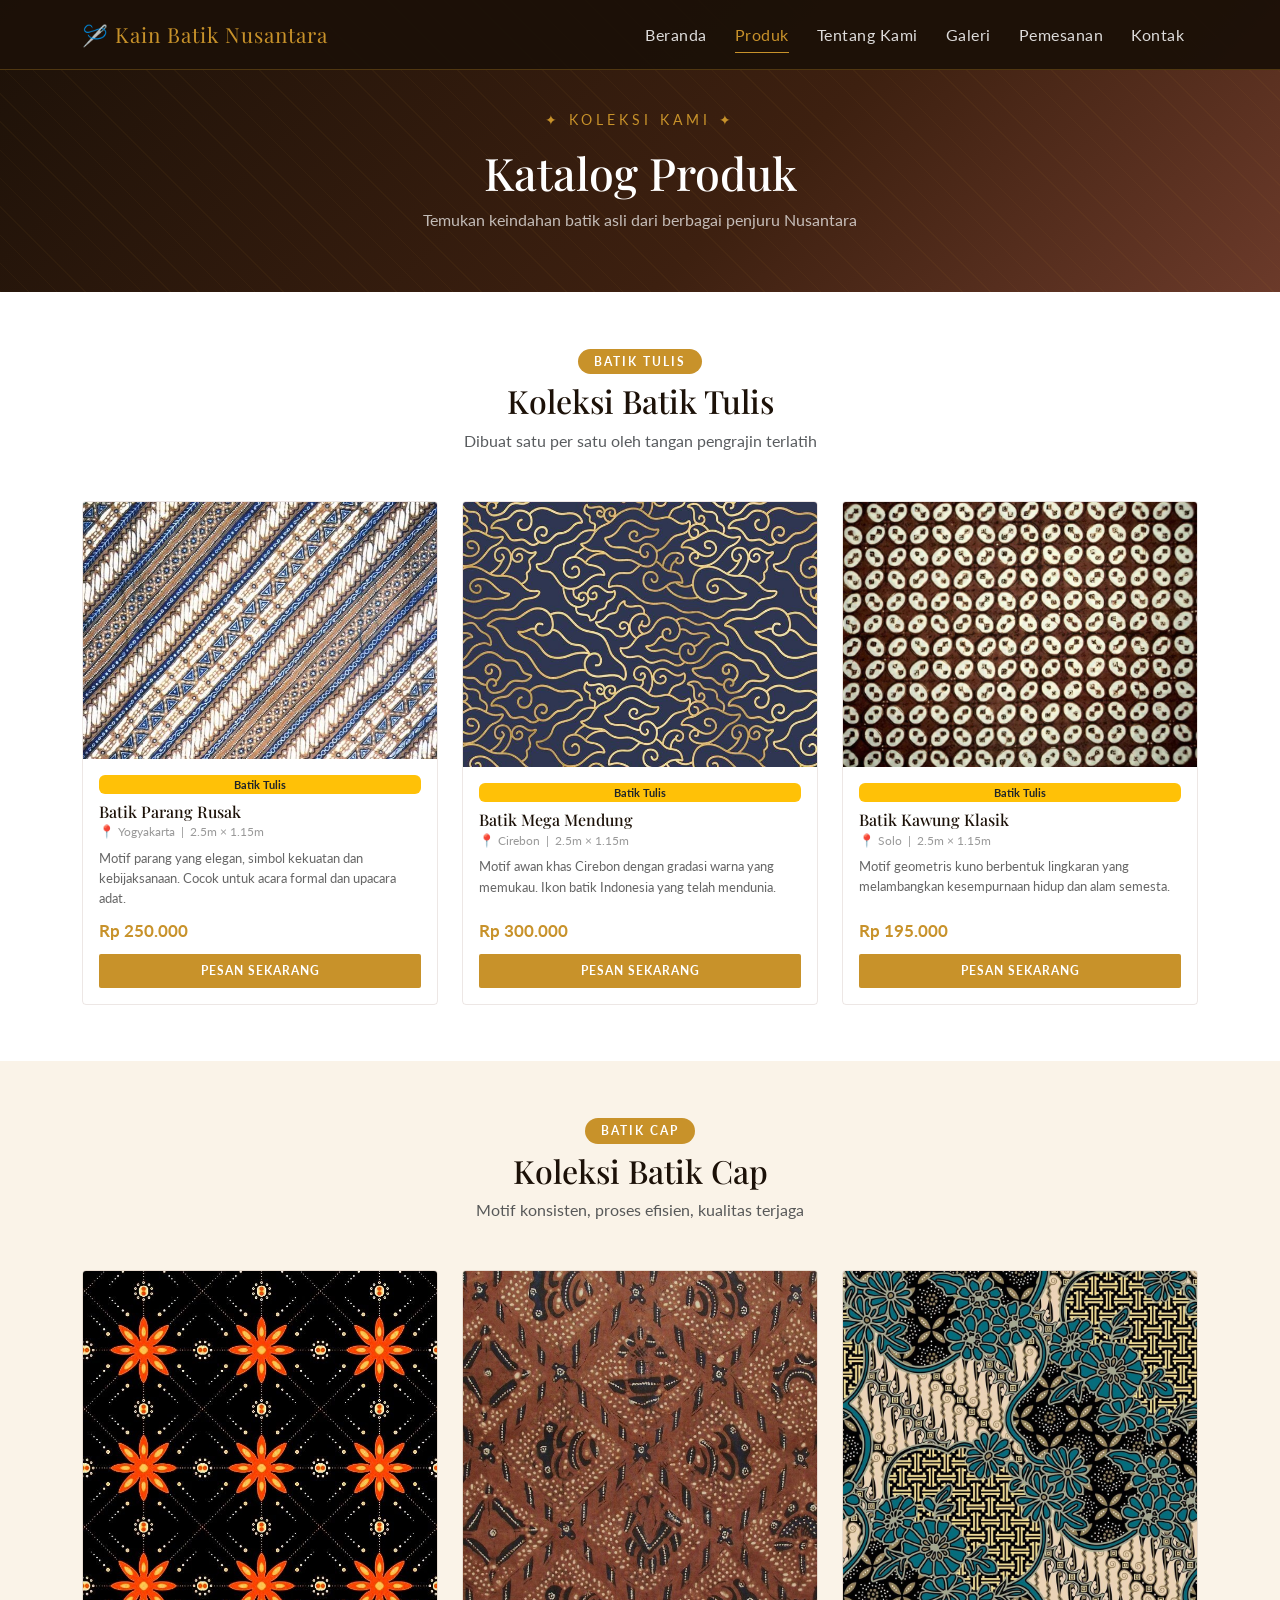
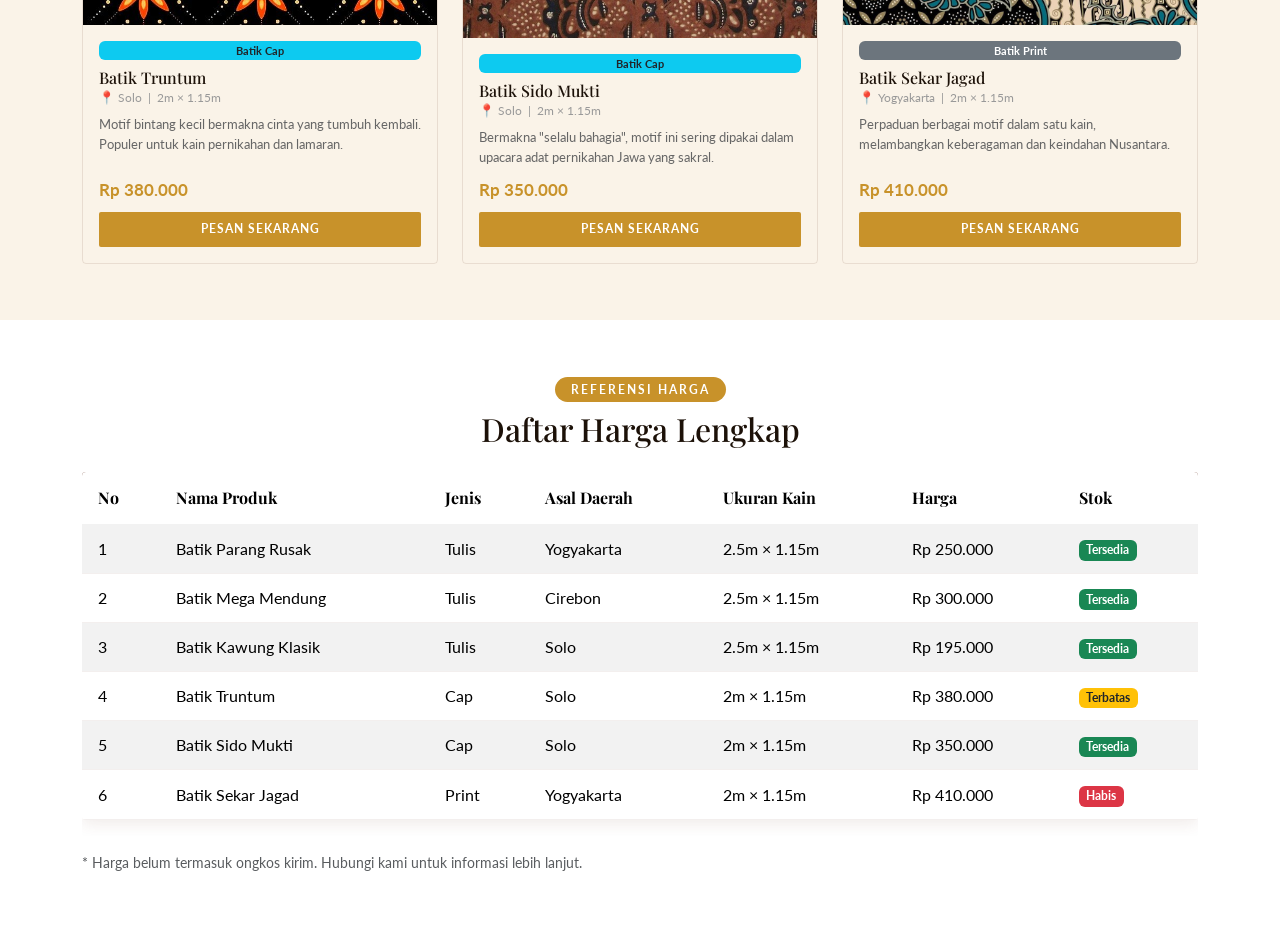
<file: produk.html>
<!DOCTYPE html>
<html lang="id">
<head>
  <meta charset="UTF-8"/>
  <meta name="viewport" content="width=device-width, initial-scale=1.0"/>
  <title>Produk – KainBatik Nusantara</title>
  <link href="https://cdn.jsdelivr.net/npm/bootstrap@5.3.2/dist/css/bootstrap.min.css" rel="stylesheet"/>
  <link href="https://fonts.googleapis.com/css2?family=Playfair+Display:wght@400;700;900&family=Lato:wght@300;400;700&display=swap" rel="stylesheet"/>
  <link href="style.css" rel="stylesheet"/>
</head>
<body>

  <!-- NAVBAR -->
<nav class="navbar navbar-expand-lg navbar-dark fixed-top" id="mainNav">
  <div class="container">
    <a class="navbar-brand" href="index.html"><span class="brand-logo">🪡 Kain Batik Nusantara</span></a>
    <button class="navbar-toggler" type="button" data-bs-toggle="collapse" data-bs-target="#navbarNav"><span class="navbar-toggler-icon"></span></button>
    <div class="collapse navbar-collapse" id="navbarNav">
      <ul class="navbar-nav ms-auto">
        <li class="nav-item"><a class="nav-link" href="index.html">Beranda</a></li>
        <li class="nav-item"><a class="nav-link active" href="produk.html">Produk</a></li>
        <li class="nav-item"><a class="nav-link" href="tentang.html">Tentang Kami</a></li>
        <li class="nav-item"><a class="nav-link" href="galeri.html">Galeri</a></li>
        <li class="nav-item"><a class="nav-link" href="pemesanan.html">Pemesanan</a></li>
        <li class="nav-item"><a class="nav-link" href="kontak.html">Kontak</a></li>
      </ul>
    </div>
  </div>
</nav>

<div class="page-hero">
  <div class="page-hero-content">
    <span class="hero-sub">✦ Koleksi Kami ✦</span>
    <h1>Katalog Produk</h1>
    <p>Temukan keindahan batik asli dari berbagai penjuru Nusantara</p>
  </div>
</div>

<!-- PRODUK GRID -->
<section class="py-5">
  <div class="container">
    <div class="text-center mb-5">
      <span class="section-badge">Batik Tulis</span>
      <h2 class="mt-2">Koleksi Batik Tulis</h2>
      <p class="text-muted mt-1">Dibuat satu per satu oleh tangan pengrajin terlatih</p>
    </div>
    <div class="row g-4">
      <div class="col-md-4">
        <div class="product-card">
          <img src="1.jpg" class="img-fluid" alt="1.jpg">
          <div class="product-body">
            <span class="badge bg-warning text-dark mb-2" style="font-size:0.7rem;">Batik Tulis</span>
            <h6 class="product-name">Batik Parang Rusak</h6>
            <p class="product-origin">📍 Yogyakarta &nbsp;|&nbsp; 2.5m × 1.15m</p>
            <p class="product-desc">Motif parang yang elegan, simbol kekuatan dan kebijaksanaan. Cocok untuk acara formal dan upacara adat.</p>
            <p class="product-price">Rp 250.000</p>
            <a href="pemesanan.html" class="btn-batik btn-sm w-100">Pesan Sekarang</a>
          </div>
        </div>
      </div>
      <div class="col-md-4">
        <div class="product-card">
          <img src="2.jpg" class="img-fluid" alt="2.jpg">
          <div class="product-body">
            <span class="badge bg-warning text-dark mb-2" style="font-size:0.7rem;">Batik Tulis</span>
            <h6 class="product-name">Batik Mega Mendung</h6>
            <p class="product-origin">📍 Cirebon &nbsp;|&nbsp; 2.5m × 1.15m</p>
            <p class="product-desc">Motif awan khas Cirebon dengan gradasi warna yang memukau. Ikon batik Indonesia yang telah mendunia.</p>
            <p class="product-price">Rp 300.000</p>
            <a href="pemesanan.html" class="btn-batik btn-sm w-100">Pesan Sekarang</a>
          </div>
        </div>
      </div>
      <div class="col-md-4">
        <div class="product-card">
          <img src="3.jpg" class="img-fluid" alt="3.jpg">
          <div class="product-body">
            <span class="badge bg-warning text-dark mb-2" style="font-size:0.7rem;">Batik Tulis</span>
            <h6 class="product-name">Batik Kawung Klasik</h6>
            <p class="product-origin">📍 Solo &nbsp;|&nbsp; 2.5m × 1.15m</p>
            <p class="product-desc">Motif geometris kuno berbentuk lingkaran yang melambangkan kesempurnaan hidup dan alam semesta.</p>
            <p class="product-price">Rp 195.000</p>
            <a href="pemesanan.html" class="btn-batik btn-sm w-100">Pesan Sekarang</a>
          </div>
        </div>
      </div>
    </div>
  </div>
</section>

<section class="py-5 bg-cream">
  <div class="container">
    <div class="text-center mb-5">
      <span class="section-badge">Batik Cap</span>
      <h2 class="mt-2">Koleksi Batik Cap</h2>
      <p class="text-muted mt-1">Motif konsisten, proses efisien, kualitas terjaga</p>
    </div>
    <div class="row g-4">
      <div class="col-md-4">
        <div class="product-card">
          <img src="4.jpg" class="img-fluid" alt="4.jpg">
          <div class="product-body">
            <span class="badge bg-info text-dark mb-2" style="font-size:0.7rem;">Batik Cap</span>
            <h6 class="product-name">Batik Truntum</h6>
            <p class="product-origin">📍 Solo &nbsp;|&nbsp; 2m × 1.15m</p>
            <p class="product-desc">Motif bintang kecil bermakna cinta yang tumbuh kembali. Populer untuk kain pernikahan dan lamaran.</p>
            <p class="product-price">Rp 380.000</p>
            <a href="pemesanan.html" class="btn-batik btn-sm w-100">Pesan Sekarang</a>
          </div>
        </div>
      </div>
      <div class="col-md-4">
        <div class="product-card">
          <img src="5.jpg" class="img-fluid" alt="5.jpg">
          <div class="product-body">
            <span class="badge bg-info text-dark mb-2" style="font-size:0.7rem;">Batik Cap</span>
            <h6 class="product-name">Batik Sido Mukti</h6>
            <p class="product-origin">📍 Solo &nbsp;|&nbsp; 2m × 1.15m</p>
            <p class="product-desc">Bermakna "selalu bahagia", motif ini sering dipakai dalam upacara adat pernikahan Jawa yang sakral.</p>
            <p class="product-price">Rp 350.000</p>
            <a href="pemesanan.html" class="btn-batik btn-sm w-100">Pesan Sekarang</a>
          </div>
        </div>
      </div>
      <div class="col-md-4">
        <div class="product-card">
          <img src="6.jpg" class="img-fluid" alt="6.jpg">
          <div class="product-body">
            <span class="badge bg-secondary mb-2" style="font-size:0.7rem;">Batik Print</span>
            <h6 class="product-name">Batik Sekar Jagad</h6>
            <p class="product-origin">📍 Yogyakarta &nbsp;|&nbsp; 2m × 1.15m</p>
            <p class="product-desc">Perpaduan berbagai motif dalam satu kain, melambangkan keberagaman dan keindahan Nusantara.</p>
            <p class="product-price">Rp 410.000</p>
            <a href="pemesanan.html" class="btn-batik btn-sm w-100">Pesan Sekarang</a>
          </div>
        </div>
      </div>
    </div>
  </div>
</section>

<!-- TABEL HARGA -->
<section class="py-5">
  <div class="container">
    <div class="text-center mb-4">
      <span class="section-badge">Referensi Harga</span>
      <h2 class="mt-2">Daftar Harga Lengkap</h2>
    </div>
    <div class="table-responsive">
      <table class="table table-batik table-striped table-hover">
        <thead>
          <tr>
            <th>No</th>
            <th>Nama Produk</th>
            <th>Jenis</th>
            <th>Asal Daerah</th>
            <th>Ukuran Kain</th>
            <th>Harga</th>
            <th>Stok</th>
          </tr>
        </thead>
        <tbody>
          <tr>
            <td>1</td><td>Batik Parang Rusak</td><td>Tulis</td><td>Yogyakarta</td><td>2.5m × 1.15m</td><td>Rp 250.000</td>
            <td><span class="badge bg-success">Tersedia</span></td>
          </tr>
          <tr>
            <td>2</td><td>Batik Mega Mendung</td><td>Tulis</td><td>Cirebon</td><td>2.5m × 1.15m</td><td>Rp 300.000</td>
            <td><span class="badge bg-success">Tersedia</span></td>
          </tr>
          <tr>
            <td>3</td><td>Batik Kawung Klasik</td><td>Tulis</td><td>Solo</td><td>2.5m × 1.15m</td><td>Rp 195.000</td>
            <td><span class="badge bg-success">Tersedia</span></td>
          </tr>
          <tr>
            <td>4</td><td>Batik Truntum</td><td>Cap</td><td>Solo</td><td>2m × 1.15m</td><td>Rp 380.000</td>
            <td><span class="badge bg-warning text-dark">Terbatas</span></td>
          </tr>
          <tr>
            <td>5</td><td>Batik Sido Mukti</td><td>Cap</td><td>Solo</td><td>2m × 1.15m</td><td>Rp 350.000</td>
            <td><span class="badge bg-success">Tersedia</span></td>
          </tr>
          <tr>
            <td>6</td><td>Batik Sekar Jagad</td><td>Print</td><td>Yogyakarta</td><td>2m × 1.15m</td><td>Rp 410.000</td>
            <td><span class="badge bg-danger">Habis</span></td>
          </tr>
        </tbody>
      </table>
    </div>
    <p class="text-muted small mt-3">* Harga belum termasuk ongkos kirim. Hubungi kami untuk informasi lebih lanjut.</p>
  </div>
</section>

<script src="https://cdn.jsdelivr.net/npm/bootstrap@5.3.2/dist/js/bootstrap.bundle.min.js"></script>
</body>
</html>
</file>
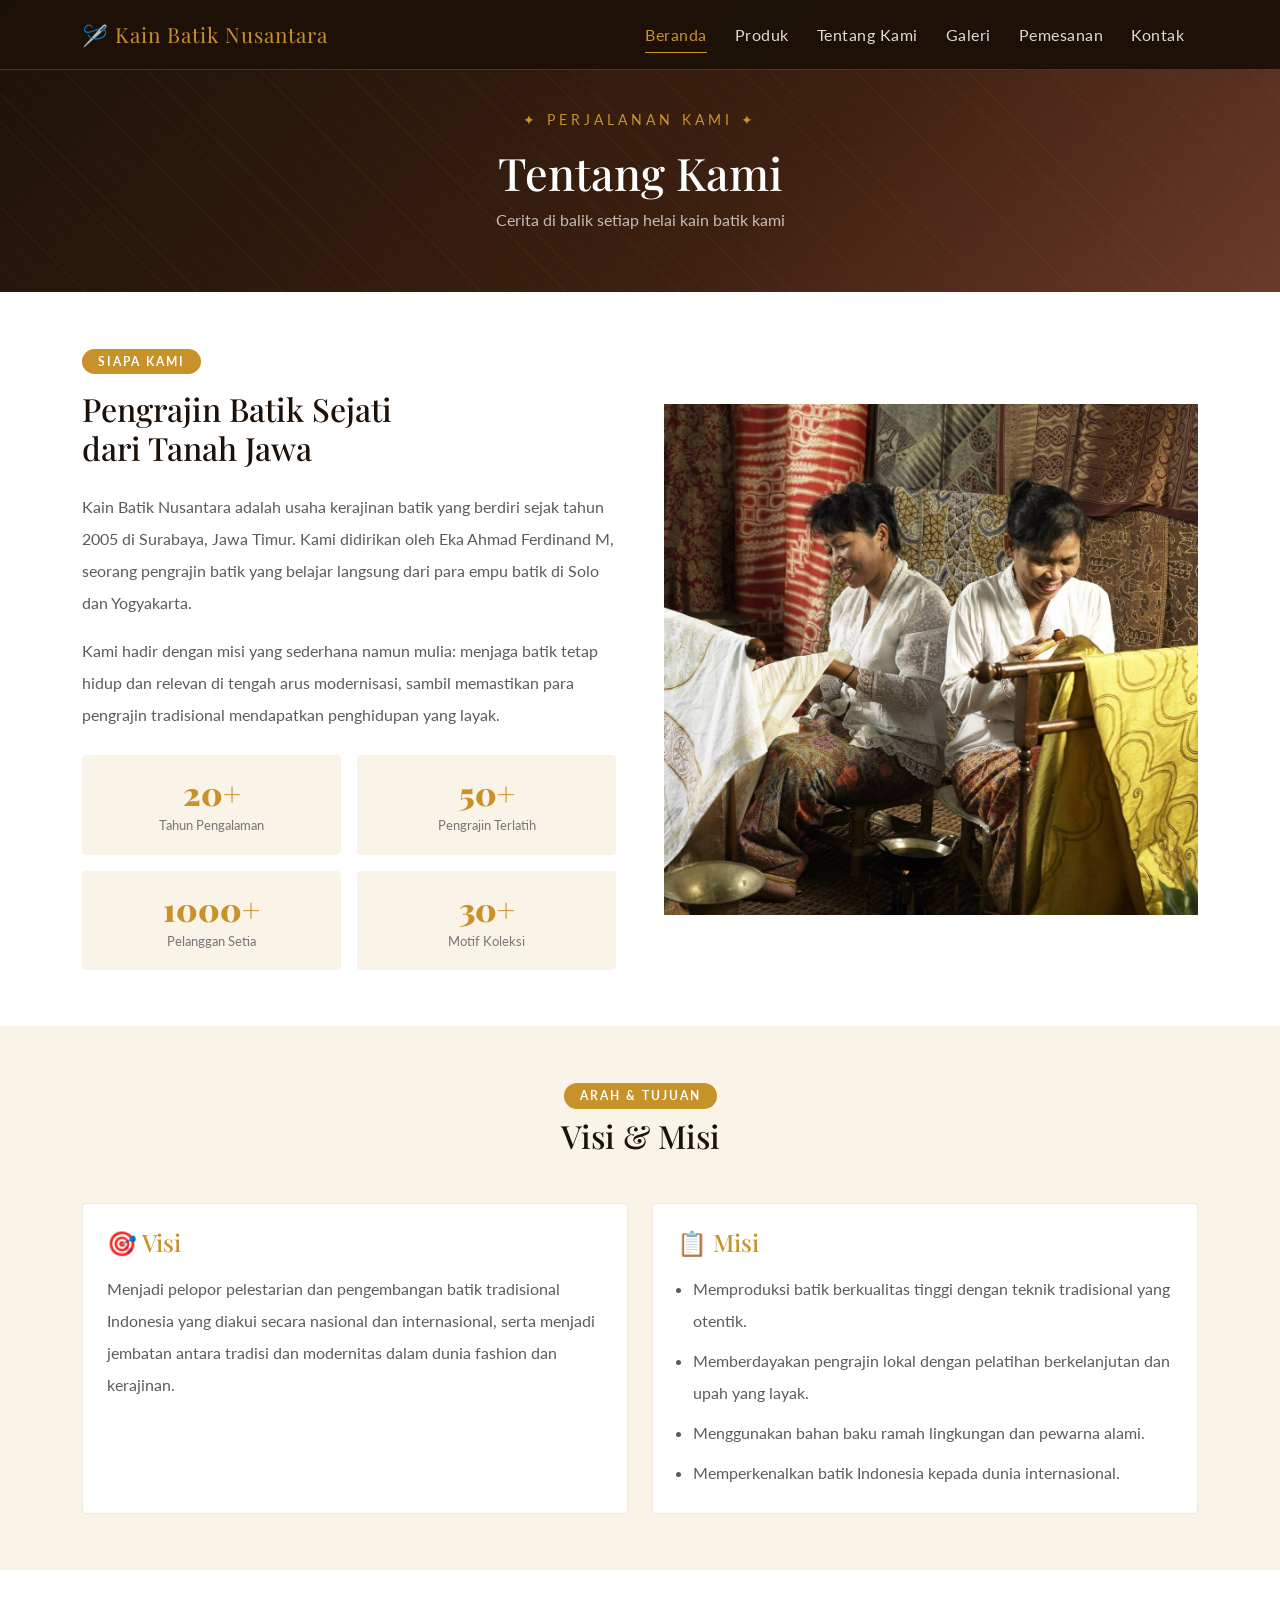
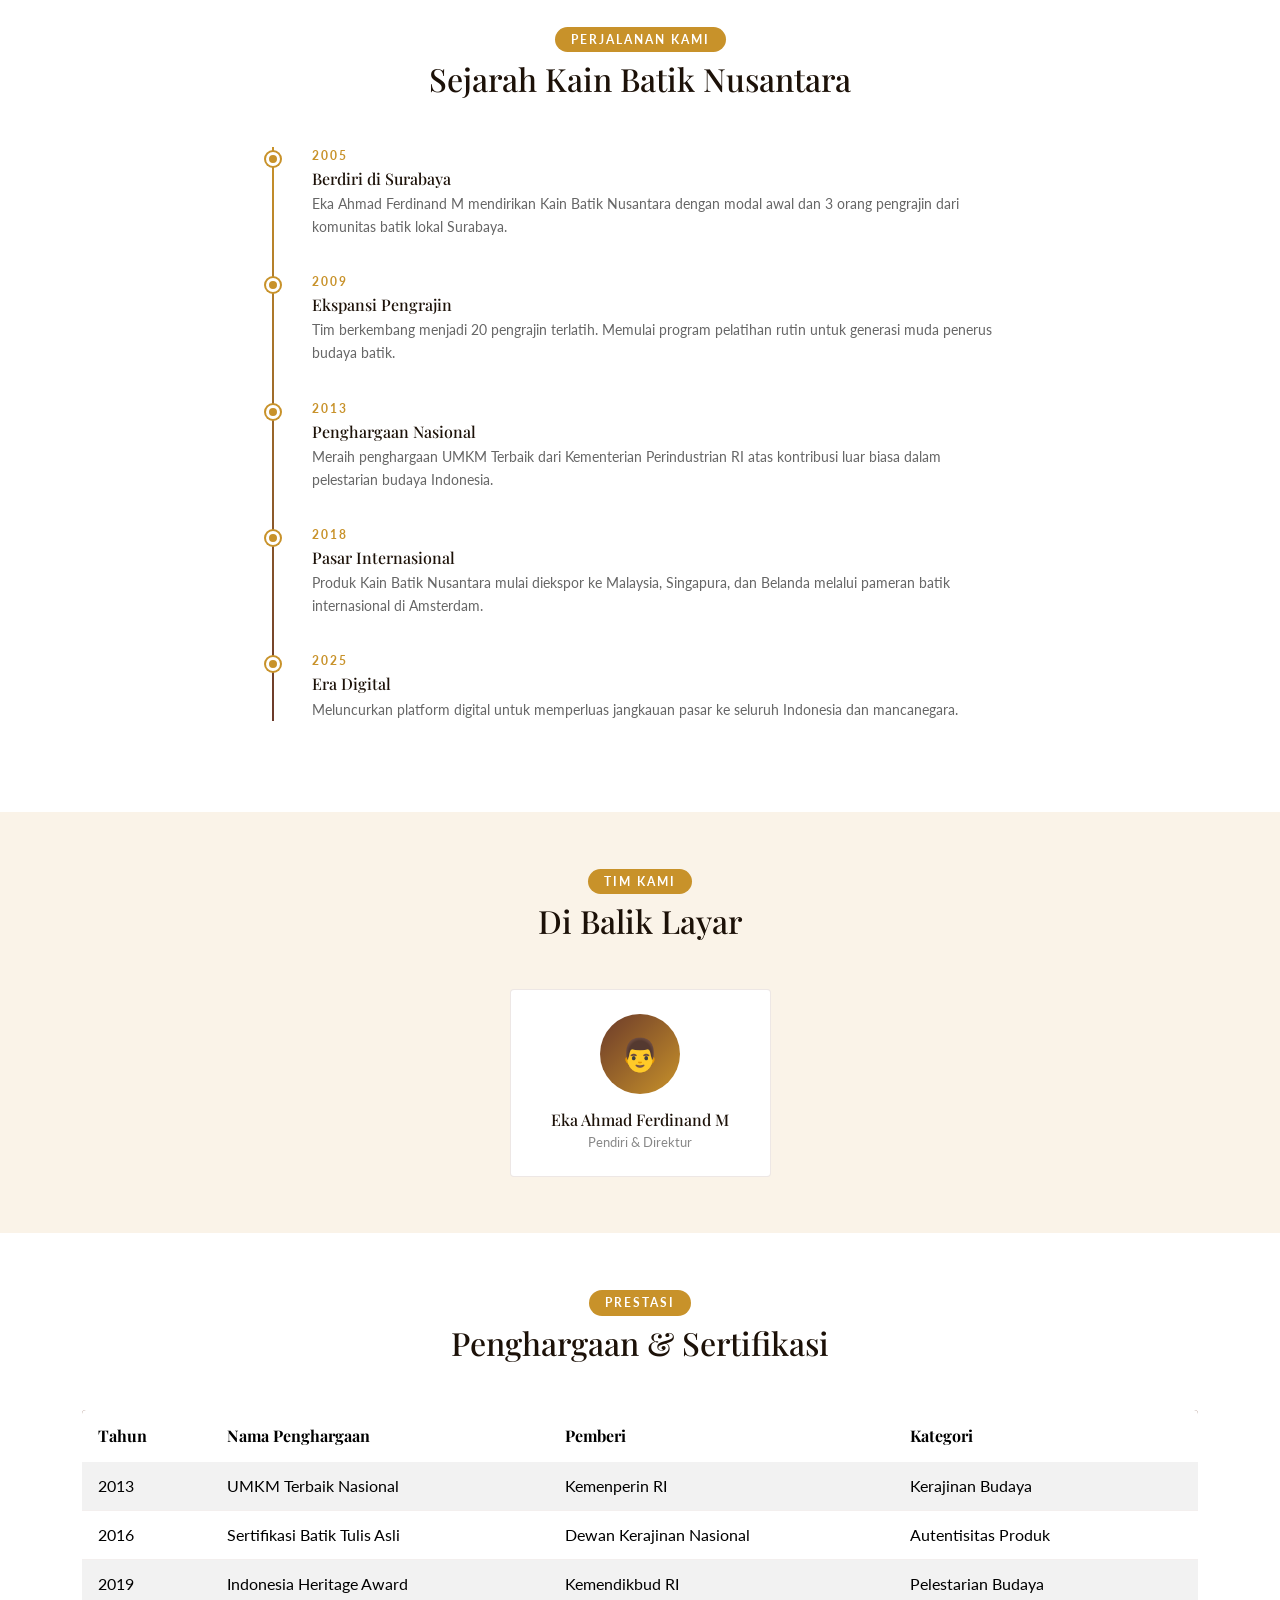
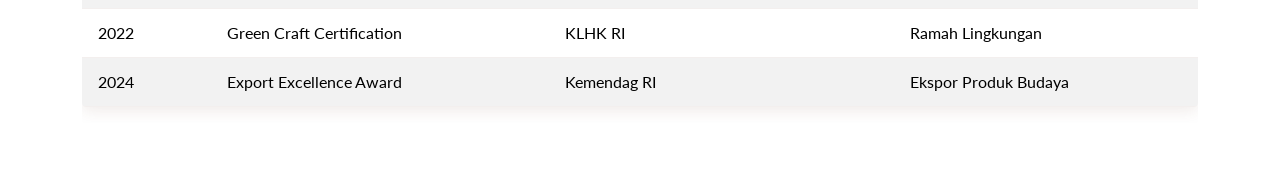
<file: tentang.html>
<!DOCTYPE html>
<html lang="id">
<head>
  <meta charset="UTF-8"/>
  <meta name="viewport" content="width=device-width, initial-scale=1.0"/>
  <title>Tentang Kami – Batik Nusantara</title>
  <link href="https://cdn.jsdelivr.net/npm/bootstrap@5.3.2/dist/css/bootstrap.min.css" rel="stylesheet"/>
  <link href="https://fonts.googleapis.com/css2?family=Playfair+Display:wght@400;700;900&family=Lato:wght@300;400;700&display=swap" rel="stylesheet"/>
  <link href="style.css" rel="stylesheet"/>
</head>
<body>

  <!-- NAVBAR -->
<nav class="navbar navbar-expand-lg navbar-dark fixed-top" id="mainNav">
  <div class="container">
    <a class="navbar-brand" href="index.html"><span class="brand-logo">🪡 Kain Batik Nusantara</span></a>
    <button class="navbar-toggler" type="button" data-bs-toggle="collapse" data-bs-target="#navbarNav"><span class="navbar-toggler-icon"></span></button>
    <div class="collapse navbar-collapse" id="navbarNav">
      <ul class="navbar-nav ms-auto">
        <li class="nav-item"><a class="nav-link active" href="index.html">Beranda</a></li>
        <li class="nav-item"><a class="nav-link" href="produk.html">Produk</a></li>
        <li class="nav-item"><a class="nav-link" href="tentang.html">Tentang Kami</a></li>
        <li class="nav-item"><a class="nav-link" href="galeri.html">Galeri</a></li>
        <li class="nav-item"><a class="nav-link" href="pemesanan.html">Pemesanan</a></li>
        <li class="nav-item"><a class="nav-link" href="kontak.html">Kontak</a></li>
      </ul>
    </div>
  </div>
</nav>

<div class="page-hero">
  <div class="page-hero-content">
    <span class="hero-sub">✦ Perjalanan Kami ✦</span>
    <h1>Tentang Kami</h1>
    <p>Cerita di balik setiap helai kain batik kami</p>
  </div>
</div>

<!-- PROFIL -->
<section class="py-5">
  <div class="container">
    <div class="row align-items-center g-5">
      <div class="col-md-6">
        <span class="section-badge">Siapa Kami</span>
        <h2 class="mt-3 mb-4">Pengrajin Batik Sejati<br>dari Tanah Jawa</h2>
        <p class="text-muted lh-lg mb-3"> Kain Batik Nusantara adalah usaha kerajinan batik yang berdiri sejak tahun 2005 di Surabaya, Jawa Timur. Kami didirikan oleh Eka Ahmad Ferdinand M, seorang pengrajin batik yang belajar langsung dari para empu batik di Solo dan Yogyakarta.</p>
        <p class="text-muted lh-lg mb-4">Kami hadir dengan misi yang sederhana namun mulia: menjaga batik tetap hidup dan relevan di tengah arus modernisasi, sambil memastikan para pengrajin tradisional mendapatkan penghidupan yang layak.</p>
        <div class="row g-3">
          <div class="col-6"><div class="stat-box"><h3>20+</h3><p>Tahun Pengalaman</p></div></div>
          <div class="col-6"><div class="stat-box"><h3>50+</h3><p>Pengrajin Terlatih</p></div></div>
          <div class="col-6"><div class="stat-box"><h3>1000+</h3><p>Pelanggan Setia</p></div></div>
          <div class="col-6"><div class="stat-box"><h3>30+</h3><p>Motif Koleksi</p></div></div>
        </div>
      </div>
      <div class="col-md-6">
           <img src="7.jpg" class="img-fluid" alt="7.jpg">
        </div>
      </div>
    </div>
  </div>
</section>

<!-- VISI MISI -->
<section class="py-5 bg-cream">
  <div class="container">
    <div class="text-center mb-5">
      <span class="section-badge">Arah & Tujuan</span>
      <h2 class="mt-2">Visi & Misi</h2>
    </div>
    <div class="row g-4">
      <div class="col-md-6">
        <div class="feature-card">
          <h4 style="color:var(--batik-gold);">🎯 Visi</h4>
          <p class="text-muted mt-3 lh-lg mb-0">Menjadi pelopor pelestarian dan pengembangan batik tradisional Indonesia yang diakui secara nasional dan internasional, serta menjadi jembatan antara tradisi dan modernitas dalam dunia fashion dan kerajinan.</p>
        </div>
      </div>
      <div class="col-md-6">
        <div class="feature-card">
          <h4 style="color:var(--batik-gold);">📋 Misi</h4>
          <ul class="text-muted mt-3 lh-lg mb-0 ps-3">
            <li class="mb-2">Memproduksi batik berkualitas tinggi dengan teknik tradisional yang otentik.</li>
            <li class="mb-2">Memberdayakan pengrajin lokal dengan pelatihan berkelanjutan dan upah yang layak.</li>
            <li class="mb-2">Menggunakan bahan baku ramah lingkungan dan pewarna alami.</li>
            <li>Memperkenalkan batik Indonesia kepada dunia internasional.</li>
          </ul>
        </div>
      </div>
    </div>
  </div>
</section>

<!-- SEJARAH TIMELINE -->
<section class="py-5">
  <div class="container">
    <div class="text-center mb-5">
      <span class="section-badge">Perjalanan Kami</span>
      <h2 class="mt-2">Sejarah Kain Batik Nusantara</h2>
    </div>
    <div class="row justify-content-center">
      <div class="col-md-8">
        <div class="timeline">
          <div class="timeline-item">
            <div class="timeline-dot"></div>
            <p class="timeline-year">2005</p>
            <h6>Berdiri di Surabaya</h6>
            <p class="timeline-text">Eka Ahmad Ferdinand M mendirikan Kain Batik Nusantara dengan modal awal dan 3 orang pengrajin dari komunitas batik lokal Surabaya.</p>
          </div>
          <div class="timeline-item">
            <div class="timeline-dot"></div>
            <p class="timeline-year">2009</p>
            <h6>Ekspansi Pengrajin</h6>
            <p class="timeline-text">Tim berkembang menjadi 20 pengrajin terlatih. Memulai program pelatihan rutin untuk generasi muda penerus budaya batik.</p>
          </div>
          <div class="timeline-item">
            <div class="timeline-dot"></div>
            <p class="timeline-year">2013</p>
            <h6>Penghargaan Nasional</h6>
            <p class="timeline-text">Meraih penghargaan UMKM Terbaik dari Kementerian Perindustrian RI atas kontribusi luar biasa dalam pelestarian budaya Indonesia.</p>
          </div>
          <div class="timeline-item">
            <div class="timeline-dot"></div>
            <p class="timeline-year">2018</p>
            <h6>Pasar Internasional</h6>
            <p class="timeline-text">Produk Kain Batik Nusantara mulai diekspor ke Malaysia, Singapura, dan Belanda melalui pameran batik internasional di Amsterdam.</p>
          </div>
          <div class="timeline-item">
            <div class="timeline-dot"></div>
            <p class="timeline-year">2025</p>
            <h6>Era Digital</h6>
            <p class="timeline-text">Meluncurkan platform digital untuk memperluas jangkauan pasar ke seluruh Indonesia dan mancanegara.</p>
          </div>
        </div>
      </div>
    </div>
  </div>
</section>

<!-- TIM -->
<section class="py-5 bg-cream">
  <div class="container">
    <div class="text-center mb-5">
      <span class="section-badge">Tim Kami</span>
      <h2 class="mt-2">Di Balik Layar</h2>
    </div>
    <div class="row g-4 justify-content-center">
      <div class="col-md-3 col-sm-6">
        <div class="team-card">
          <div class="team-avatar" style="background:linear-gradient(135deg,#6B3A2A,#C8922A);">👨</div>
          <h6>Eka Ahmad Ferdinand M</h6>
          <p>Pendiri & Direktur</p>
        </div>
      </div>
    </div>
  </div>
</section>

<!-- PENGHARGAAN -->
<section class="py-5">
  <div class="container">
    <div class="text-center mb-5">
      <span class="section-badge">Prestasi</span>
      <h2 class="mt-2">Penghargaan & Sertifikasi</h2>
    </div>
    <div class="table-responsive">
      <table class="table table-batik table-striped">
        <thead>
          <tr>
            <th>Tahun</th>
            <th>Nama Penghargaan</th>
            <th>Pemberi</th>
            <th>Kategori</th>
          </tr>
        </thead>
        <tbody>
          <tr><td>2013</td><td>UMKM Terbaik Nasional</td><td>Kemenperin RI</td><td>Kerajinan Budaya</td></tr>
          <tr><td>2016</td><td>Sertifikasi Batik Tulis Asli</td><td>Dewan Kerajinan Nasional</td><td>Autentisitas Produk</td></tr>
          <tr><td>2019</td><td>Indonesia Heritage Award</td><td>Kemendikbud RI</td><td>Pelestarian Budaya</td></tr>
          <tr><td>2022</td><td>Green Craft Certification</td><td>KLHK RI</td><td>Ramah Lingkungan</td></tr>
          <tr><td>2024</td><td>Export Excellence Award</td><td>Kemendag RI</td><td>Ekspor Produk Budaya</td></tr>
        </tbody>
      </table>
    </div>
  </div>
</section>

<script src="https://cdn.jsdelivr.net/npm/bootstrap@5.3.2/dist/js/bootstrap.bundle.min.js"></script>
</body>
</html>
</file>
<file: style.css>
/* ===== BATIK NUSANTARA – GLOBAL STYLES (Pure HTML+CSS) ===== */

:root {
  --batik-brown: #6B3A2A;
  --batik-gold: #C8922A;
  --batik-cream: #FAF3E8;
  --batik-dark: #1C1108;
  --batik-accent: #8B1A1A;
  --batik-light: #F0E4CE;
}

* { box-sizing: border-box; margin: 0; padding: 0; }

body {
  font-family: 'Lato', sans-serif;
  color: var(--batik-dark);
  background: #fff;
}

h1, h2, h3, h4, h5, h6 {
  font-family: 'Playfair Display', serif;
}

/* ===== NAVBAR ===== */
#mainNav {
  background: rgba(28, 17, 8, 0.97);
  border-bottom: 1px solid rgba(200,146,42,0.3);
  padding: 14px 0;
}
.navbar-brand .brand-logo {
  font-family: 'Playfair Display', serif;
  font-size: 1.3rem;
  color: var(--batik-gold);
  letter-spacing: 1px;
}
.nav-link {
  color: rgba(255,255,255,0.85) !important;
  font-weight: 400;
  letter-spacing: 0.5px;
  padding: 6px 14px !important;
  position: relative;
  transition: color 0.3s;
}
.nav-link::after {
  content: '';
  position: absolute;
  bottom: 0; left: 14px; right: 14px;
  height: 1px;
  background: var(--batik-gold);
  transform: scaleX(0);
  transition: transform 0.3s;
}
.nav-link:hover, .nav-link.active {
  color: var(--batik-gold) !important;
}
.nav-link:hover::after, .nav-link.active::after {
  transform: scaleX(1);
}

/* ===== HERO ===== */
.hero-section {
  min-height: 100vh;
  background: linear-gradient(135deg, #1C1108 0%, #3D2010 40%, #6B3A2A 100%);
  position: relative;
  overflow: hidden;
  display: flex;
  align-items: center;
  justify-content: center;
}
.hero-section::before {
  content: '';
  position: absolute;
  inset: 0;
  background-image: repeating-linear-gradient(
    45deg,
    rgba(200,146,42,0.04) 0px,
    rgba(200,146,42,0.04) 1px,
    transparent 1px,
    transparent 20px
  );
}
.hero-section::after {
  content: '';
  position: absolute;
  inset: 0;
  background: radial-gradient(ellipse at center, transparent 30%, rgba(28,17,8,0.5) 100%);
}
.hero-content {
  position: relative;
  z-index: 1;
  text-align: center;
  padding: 120px 1rem 80px;
  width: 100%;
}
.hero-sub {
  font-size: 0.85rem;
  letter-spacing: 4px;
  color: var(--batik-gold);
  text-transform: uppercase;
  margin-bottom: 1rem;
  display: block;
}
.hero-title {
  font-size: clamp(3rem, 8vw, 6rem);
  font-weight: 900;
  color: #fff;
  line-height: 1.05;
  text-shadow: 0 4px 20px rgba(0,0,0,0.5);
  margin-bottom: 1.5rem;
}
.hero-desc {
  font-size: 1.1rem;
  color: rgba(255,255,255,0.8);
  line-height: 1.8;
  max-width: 560px;
  margin: 0 auto 2rem;
}

/* ===== BUTTONS ===== */
.btn-batik {
  background: var(--batik-gold);
  color: #fff !important;
  border: none;
  padding: 12px 32px;
  font-weight: 700;
  letter-spacing: 1px;
  border-radius: 2px;
  transition: all 0.3s;
  text-transform: uppercase;
  font-size: 0.85rem;
  text-decoration: none;
  display: inline-block;
  cursor: pointer;
}
.btn-batik:hover {
  background: var(--batik-accent);
  color: #fff !important;
  transform: translateY(-2px);
  box-shadow: 0 8px 20px rgba(139,26,26,0.3);
}
.btn-batik.btn-sm { padding: 8px 18px; font-size: 0.78rem; }
.btn-batik.w-100 { width: 100%; text-align: center; }

.btn-outline-batik {
  border: 1.5px solid var(--batik-brown);
  color: var(--batik-brown) !important;
  background: transparent;
  padding: 8px 20px;
  border-radius: 2px;
  font-weight: 600;
  font-size: 0.8rem;
  letter-spacing: 0.5px;
  transition: all 0.3s;
  text-transform: uppercase;
  text-decoration: none;
  display: inline-block;
}
.btn-outline-batik:hover {
  background: var(--batik-brown);
  color: #fff !important;
}

/* ===== SECTIONS ===== */
.bg-cream { background: var(--batik-cream); }
.py-5 { padding-top: 3.5rem !important; padding-bottom: 3.5rem !important; }

.section-badge {
  display: inline-block;
  background: var(--batik-gold);
  color: #fff;
  font-size: 0.72rem;
  font-weight: 700;
  letter-spacing: 2px;
  text-transform: uppercase;
  padding: 4px 16px;
  border-radius: 20px;
}
.section-title h2 { font-size: 2.2rem; color: var(--batik-dark); }

/* ===== FEATURE CARDS ===== */
.feature-card {
  background: #fff;
  border-radius: 4px;
  border: 1px solid rgba(107,58,42,0.12);
  transition: all 0.3s;
  height: 100%;
  padding: 1.5rem;
}
.feature-card:hover {
  transform: translateY(-6px);
  box-shadow: 0 12px 30px rgba(107,58,42,0.15);
  border-color: var(--batik-gold);
}
.feature-icon { font-size: 2.5rem; }

/* ===== PRODUCT CARDS ===== */
.product-card {
  border: 1px solid rgba(107,58,42,0.12);
  border-radius: 4px;
  overflow: hidden;
  transition: all 0.3s;
  height: 100%;
  display: flex;
  flex-direction: column;
}
.product-card:hover {
  transform: translateY(-6px);
  box-shadow: 0 16px 40px rgba(107,58,42,0.15);
}
.product-img-placeholder {
  height: 200px;
  display: flex;
  align-items: center;
  justify-content: center;
  color: rgba(255,255,255,0.9);
  font-family: 'Playfair Display', serif;
  font-size: 1rem;
  font-weight: 700;
  text-align: center;
  padding: 1rem;
  flex-shrink: 0;
}
.product-body { padding: 1rem; flex: 1; display: flex; flex-direction: column; }
.product-name { font-family: 'Playfair Display', serif; font-size: 1rem; color: var(--batik-dark); margin-bottom: 2px; }
.product-origin { font-size: 0.78rem; color: #999; margin-bottom: 6px; }
.product-desc { font-size: 0.84rem; color: #666; line-height: 1.5; margin-bottom: 10px; flex: 1; }
.product-price { font-weight: 700; color: var(--batik-gold); font-size: 1.05rem; margin-bottom: 10px; }

/* ===== TESTIMONI ===== */
.testi-card {
  background: #fff;
  border-left: 3px solid var(--batik-gold);
  border-radius: 4px;
  height: 100%;
  transition: box-shadow 0.3s;
  padding: 1.5rem;
}
.testi-card:hover { box-shadow: 0 8px 24px rgba(107,58,42,0.12); }
.testi-text { font-style: italic; color: #555; line-height: 1.7; font-size: 0.95rem; }
.testi-author { font-size: 0.85rem; color: #777; margin-top: 1rem; }

/* ===== PAGE HERO ===== */
.page-hero {
  background: linear-gradient(135deg, #1C1108 0%, #3D2010 60%, #6B3A2A 100%);
  min-height: 280px;
  display: flex;
  align-items: center;
  justify-content: center;
  text-align: center;
  padding: 110px 1rem 60px;
  position: relative;
}
.page-hero::before {
  content: '';
  position: absolute;
  inset: 0;
  background-image: repeating-linear-gradient(
    45deg, rgba(200,146,42,0.05) 0px, rgba(200,146,42,0.05) 1px, transparent 1px, transparent 20px
  );
}
.page-hero-content { position: relative; z-index: 1; }
.page-hero h1 { font-size: 2.8rem; color: #fff; margin-bottom: 0.5rem; }
.page-hero p { color: rgba(255,255,255,0.7); margin: 0; }

/* ===== FOOTER ===== */
.footer { background: var(--batik-dark); color: rgba(255,255,255,0.7); padding: 3rem 0; }
.footer-brand { font-family: 'Playfair Display', serif; color: var(--batik-gold); font-size: 1.3rem; margin-bottom: 0.75rem; display: block; }
.footer-heading { color: var(--batik-gold); font-family: 'Playfair Display', serif; margin-bottom: 1rem; }
.footer-links { list-style: none; padding: 0; }
.footer-links li { margin-bottom: 6px; }
.footer-links a { color: rgba(255,255,255,0.6); text-decoration: none; font-size: 0.9rem; transition: color 0.3s; }
.footer-links a:hover { color: var(--batik-gold); }
.footer-hr { border-color: rgba(255,255,255,0.1); margin: 1.5rem 0 1rem; }

/* ===== TABLE ===== */
.table-batik { border-radius: 4px; overflow: hidden; box-shadow: 0 4px 16px rgba(107,58,42,0.1); }
.table-batik thead { background: var(--batik-brown); color: #fff; }
.table-batik thead th {
  font-family: 'Playfair Display', serif; font-weight: 700;
  padding: 14px 16px; border: none; white-space: nowrap;
}
.table-batik tbody tr { transition: background 0.2s; }
.table-batik tbody tr:hover { background: var(--batik-light); }
.table-batik td { padding: 12px 16px; vertical-align: middle; border-color: rgba(107,58,42,0.08); }

/* ===== FORM ===== */
.form-card {
  background: #fff;
  border: 1px solid rgba(107,58,42,0.15);
  border-radius: 6px;
  padding: 2rem;
  box-shadow: 0 8px 30px rgba(107,58,42,0.1);
}
.form-label { font-weight: 600; color: var(--batik-brown); font-size: 0.9rem; margin-bottom: 4px; display: block; }
.form-control, .form-select {
  border: 1.5px solid rgba(107,58,42,0.2);
  border-radius: 3px;
  padding: 10px 14px;
  width: 100%;
  font-family: 'Lato', sans-serif;
  font-size: 0.95rem;
  color: var(--batik-dark);
  background: #fff;
  transition: border-color 0.3s, box-shadow 0.3s;
  margin-bottom: 1rem;
}
.form-control:focus, .form-select:focus {
  border-color: var(--batik-gold);
  box-shadow: 0 0 0 3px rgba(200,146,42,0.15);
  outline: none;
}
textarea.form-control { resize: vertical; }

/* ===== GALLERY ===== */
.gallery-grid {
  display: grid;
  grid-template-columns: repeat(3, 1fr);
  gap: 1rem;
}
@media (max-width: 768px) { .gallery-grid { grid-template-columns: repeat(2, 1fr); } }
@media (max-width: 480px) { .gallery-grid { grid-template-columns: 1fr; } }
.gallery-item { border-radius: 4px; overflow: hidden; position: relative; transition: transform 0.3s; }
.gallery-item:hover { transform: scale(1.03); }
.gallery-thumb {
  display: flex; align-items: center; justify-content: center;
  color: rgba(255,255,255,0.9); font-family: 'Playfair Display', serif;
  font-size: 0.95rem; font-weight: 700; text-align: center; padding: 1.5rem;
}
.gallery-overlay {
  position: absolute; inset: 0;
  background: rgba(28,17,8,0.55);
  opacity: 0; transition: opacity 0.3s;
  display: flex; align-items: center; justify-content: center;
  color: #fff; font-size: 1.8rem;
}
.gallery-item:hover .gallery-overlay { opacity: 1; }

/* ===== TIMELINE ===== */
.timeline { position: relative; padding-left: 2.5rem; }
.timeline::before {
  content: '';
  position: absolute;
  left: 0; top: 0; bottom: 0;
  width: 2px;
  background: linear-gradient(to bottom, var(--batik-gold), var(--batik-brown));
}
.timeline-item { position: relative; margin-bottom: 2.2rem; }
.timeline-dot {
  position: absolute; left: -2.85rem; top: 5px;
  width: 14px; height: 14px;
  background: var(--batik-gold); border-radius: 50%;
  border: 3px solid #fff; box-shadow: 0 0 0 2px var(--batik-gold);
}
.timeline-year { font-size: 0.75rem; font-weight: 700; letter-spacing: 2px; color: var(--batik-gold); text-transform: uppercase; margin-bottom: 4px; }
.timeline-item h6 { font-family: 'Playfair Display', serif; margin-bottom: 4px; }
.timeline-text { color: #666; font-size: 0.9rem; line-height: 1.6; }

/* ===== STAT BOX ===== */
.stat-box { background: var(--batik-cream); border-radius: 4px; padding: 1.2rem; text-align: center; }
.stat-box h3 { color: var(--batik-gold); font-weight: 900; font-size: 2rem; margin-bottom: 0.2rem; }
.stat-box p { color: #777; font-size: 0.82rem; margin: 0; }

/* ===== TEAM CARD ===== */
.team-card {
  background: #fff; border: 1px solid rgba(107,58,42,0.12);
  border-radius: 4px; padding: 1.5rem; text-align: center; transition: all 0.3s;
}
.team-card:hover { transform: translateY(-5px); box-shadow: 0 12px 28px rgba(107,58,42,0.14); }
.team-avatar {
  width: 80px; height: 80px; border-radius: 50%;
  margin: 0 auto 1rem;
  display: flex; align-items: center; justify-content: center; font-size: 2rem;
}
.team-card h6 { font-family: 'Playfair Display', serif; margin-bottom: 4px; }
.team-card p { font-size: 0.82rem; color: #888; margin: 0; }

/* ===== BADGE STATUS ===== */
.badge-diproses { background: #FFF3CD; color: #856404; padding: 4px 10px; border-radius: 20px; font-size: 0.75rem; font-weight: 700; display: inline-block; }
.badge-selesai  { background: #D1E7DD; color: #0F5132; padding: 4px 10px; border-radius: 20px; font-size: 0.75rem; font-weight: 700; display: inline-block; }
.badge-dikirim  { background: #CCE5FF; color: #004085; padding: 4px 10px; border-radius: 20px; font-size: 0.75rem; font-weight: 700; display: inline-block; }

/* ===== CONTACT INFO ===== */
.contact-row { display: flex; gap: 1rem; align-items: flex-start; margin-bottom: 1.5rem; }
.contact-icon { font-size: 1.8rem; flex-shrink: 0; line-height: 1; }
.contact-row h6 { margin-bottom: 2px; font-family: 'Playfair Display', serif; }
.contact-row p { color: #666; font-size: 0.9rem; margin: 0; line-height: 1.6; }

/* ===== MAP PLACEHOLDER ===== */
.map-placeholder {
  background: linear-gradient(135deg, var(--batik-cream), #E8D5B0);
  border: 2px solid rgba(107,58,42,0.15); border-radius: 6px;
  height: 300px; display: flex; align-items: center; justify-content: center; text-align: center;
}

/* ===== ACCORDION ===== */
.accordion-button:not(.collapsed) { background: var(--batik-light); color: var(--batik-brown); box-shadow: none; }
.accordion-button:focus { box-shadow: none; }
.accordion-item { border-color: rgba(107,58,42,0.15) !important; border-radius: 4px !important; margin-bottom: 0.5rem; overflow: hidden; }

/* ===== PROMO BANNER ===== */
.promo-banner {
  background: linear-gradient(135deg, var(--batik-brown), var(--batik-gold));
  color: #fff; padding: 2rem; border-radius: 6px; text-align: center;
}
.promo-banner h4 { font-family: 'Playfair Display', serif; margin-bottom: 0.5rem; }
.promo-banner p { margin-bottom: 1rem; opacity: 0.9; }

/* ===== RESPONSIVE ===== */
@media (max-width: 768px) {
  .hero-title { font-size: 2.8rem; }
  .page-hero h1 { font-size: 2rem; }
  .section-title h2 { font-size: 1.7rem; }
}
</file>
